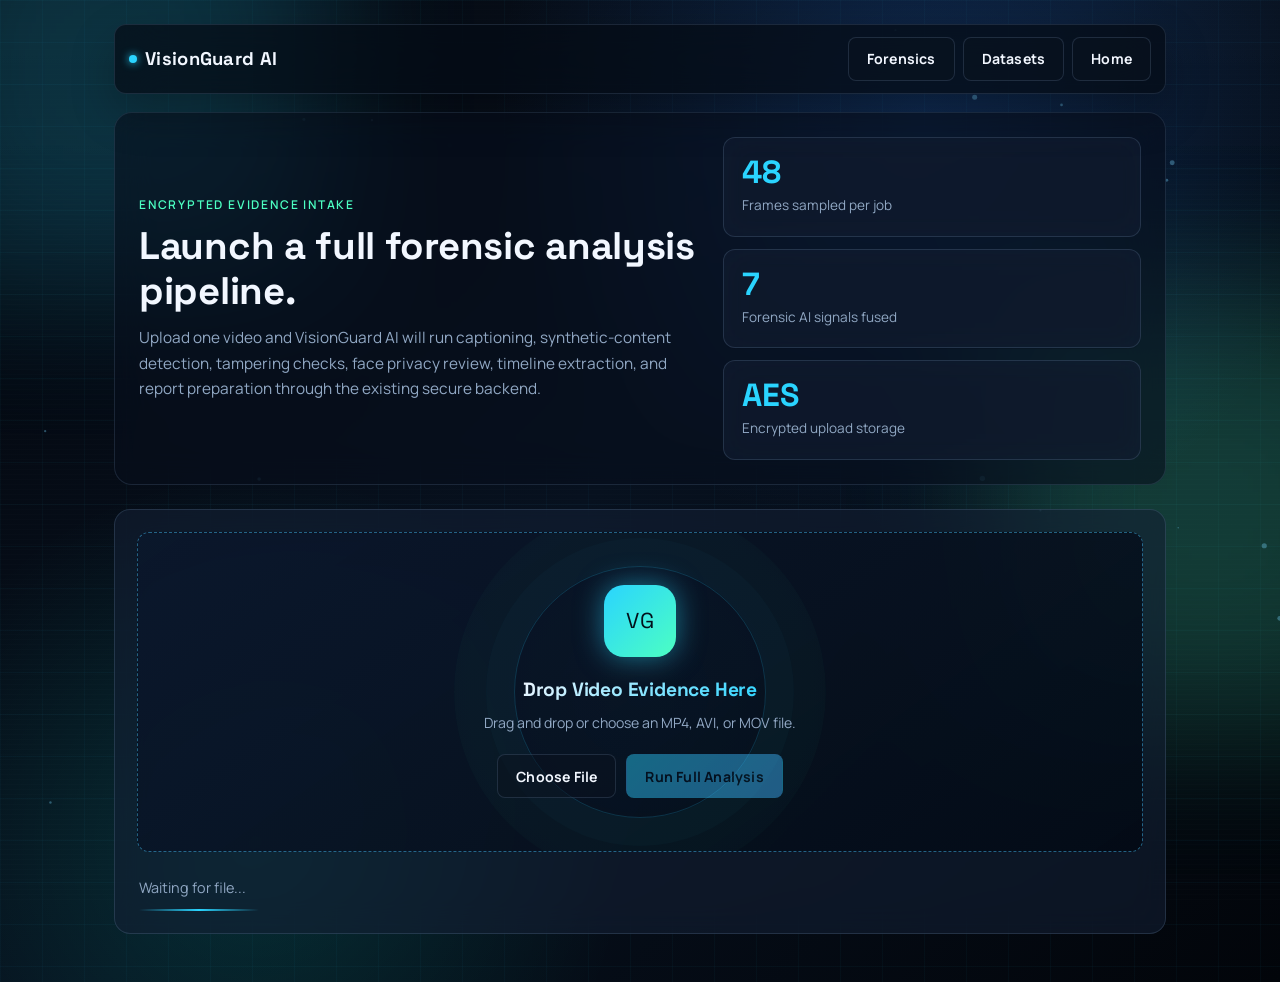
<file: frontend/index.html>
<!doctype html>
<html lang="en">
<head>
  <meta charset="UTF-8">
  <meta name="viewport" content="width=device-width, initial-scale=1.0">
  <title>VisionGuard AI - Upload Evidence</title>
  <link rel="preconnect" href="https://fonts.googleapis.com">
  <link rel="preconnect" href="https://fonts.gstatic.com" crossorigin>
  <link href="https://fonts.googleapis.com/css2?family=Space+Grotesk:wght@400;500;700&family=Manrope:wght@400;600;700&display=swap" rel="stylesheet">
  <link rel="stylesheet" href="styles.css">
</head>
<body class="page-upload">
  <div class="ambient ambient-a"></div>
  <div class="ambient ambient-b"></div>
  <canvas id="particles" class="particles"></canvas>

  <main class="shell">
    <header class="topbar reveal-up">
      <a href="/" class="brand"><span class="brand-dot"></span>VisionGuard AI</a>
      <nav class="nav-links">
        <a href="/forensics" class="btn btn-ghost">Forensics</a>
        <a href="/datasets" class="btn btn-ghost">Datasets</a>
        <a href="/" class="btn btn-ghost">Home</a>
      </nav>
    </header>

    <section class="hero reveal-up delay-1">
      <div>
        <p class="tag">Encrypted Evidence Intake</p>
        <h1>Launch a full forensic analysis pipeline.</h1>
        <p class="lead">Upload one video and VisionGuard AI will run captioning, synthetic-content detection, tampering checks, face privacy review, timeline extraction, and report preparation through the existing secure backend.</p>
      </div>
      <div class="stat-grid">
        <article class="stat-card"><span class="metric">48</span><span class="meta">Frames sampled per job</span></article>
        <article class="stat-card"><span class="metric">7</span><span class="meta">Forensic AI signals fused</span></article>
        <article class="stat-card"><span class="metric">AES</span><span class="meta">Encrypted upload storage</span></article>
      </div>
    </section>

    <section class="upload-panel reveal-up delay-2">
      <div id="dropzone" class="dropzone">
        <input id="videoInput" type="file" accept=".mp4,.avi,.mov" hidden>
        <span class="dropzone-icon">VG</span>
        <h2>Drop Video Evidence Here</h2>
        <p>Drag and drop or choose an MP4, AVI, or MOV file.</p>
        <div class="button-row">
          <button id="browseBtn" type="button" class="btn btn-ghost">Choose File</button>
          <button id="analyzeBtn" type="button" class="btn btn-solid" disabled>Run Full Analysis</button>
        </div>
      </div>

      <div id="fileInfo" style="display:none" class="file-info">
        <span class="file-info-icon">FILE</span>
        <span id="fileInfoName" class="file-info-name">-</span>
        <span id="fileInfoSize" class="file-info-size">-</span>
      </div>

      <div class="status-wrap">
        <p id="status" class="status">Waiting for file...</p>
        <div class="scanline"></div>
      </div>
    </section>
  </main>

  <script src="upload.js"></script>
</body>
</html>
</file>
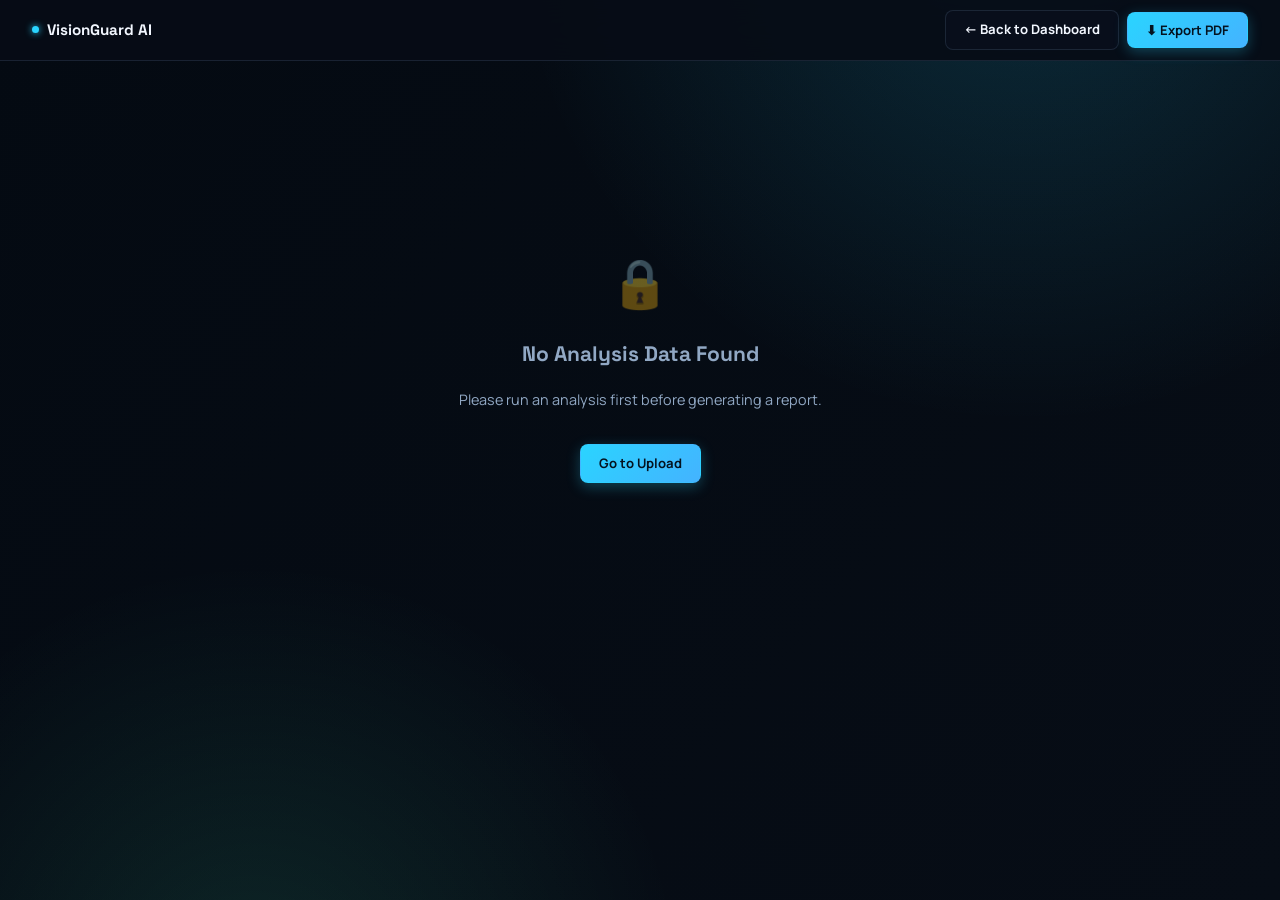
<file: frontend/forensic_report.html>
<!DOCTYPE html>
<html lang="en">
<head>
  <meta charset="UTF-8">
  <meta name="viewport" content="width=device-width, initial-scale=1.0">
  <title>VisionGuard AI — Forensic Analysis Report</title>
  <link rel="preconnect" href="https://fonts.googleapis.com">
  <link rel="preconnect" href="https://fonts.gstatic.com" crossorigin>
  <link href="https://fonts.googleapis.com/css2?family=Space+Grotesk:wght@400;500;600;700&family=Manrope:wght@400;500;600;700&family=JetBrains+Mono:wght@400;500&display=swap" rel="stylesheet">
  <style>
    /* ══════════════════════════════════════════════════════════
       SCREEN STYLES — dark, premium, on-brand
    ══════════════════════════════════════════════════════════ */
    :root {
      --bg:        #070d16;
      --surface:   #0d1929;
      --surface-2: #111f35;
      --ink:       #f2f7ff;
      --muted:     #91a8c4;
      --line:      rgba(137,170,212,.15);
      --primary:   #2ad4ff;
      --primary-2: #4cffc2;
      --accent:    #ffb24a;
      --danger:    #ff5e7a;
      --glass:     rgba(19,31,52,.60);
      --r:         10px;
    }

    *  { box-sizing: border-box; margin: 0; padding: 0; }
    html, body { min-height: 100%; }

    body {
      background:
        radial-gradient(circle at 80% -10%, rgba(42,212,255,.17), transparent 36%),
        radial-gradient(circle at 20% 110%, rgba(76,255,194,.11), transparent 30%),
        linear-gradient(130deg, #040a12, var(--bg));
      color: var(--ink);
      font-family: "Manrope", sans-serif;
      font-size: 14px;
      line-height: 1.65;
      overflow-x: hidden;
    }

    ::-webkit-scrollbar { width: 5px; }
    ::-webkit-scrollbar-track { background: rgba(0,0,0,.15); }
    ::-webkit-scrollbar-thumb { background: rgba(42,212,255,.3); border-radius: 99px; }

    /* ── Print bar (top CTA) ── */
    .print-bar {
      position: sticky;
      top: 0;
      z-index: 100;
      background: rgba(7,13,22,.92);
      backdrop-filter: blur(16px);
      border-bottom: 1px solid var(--line);
      padding: 10px 32px;
      display: flex;
      align-items: center;
      justify-content: space-between;
      gap: 12px;
    }

    .print-bar-brand {
      font-family: "Space Grotesk", sans-serif;
      font-weight: 700;
      font-size: .95rem;
      display: flex;
      align-items: center;
      gap: 8px;
      color: var(--ink);
      text-decoration: none;
    }

    .brand-dot {
      width: 7px; height: 7px;
      border-radius: 50%;
      background: var(--primary);
      box-shadow: 0 0 7px var(--primary);
      animation: blink 2.5s ease-in-out infinite;
    }

    @keyframes blink { 0%,100%{opacity:1} 50%{opacity:.45} }

    .print-bar-actions { display: flex; gap: 8px; align-items: center; }

    .btn {
      padding: 8px 18px;
      border-radius: 8px;
      border: 1px solid transparent;
      font-family: "Manrope", sans-serif;
      font-weight: 700;
      font-size: .82rem;
      cursor: pointer;
      text-decoration: none;
      display: inline-flex;
      align-items: center;
      gap: 6px;
      transition: all .22s ease;
      white-space: nowrap;
    }

    .btn-ghost {
      border-color: var(--line);
      background: rgba(11,18,31,.55);
      color: var(--ink);
    }

    .btn-ghost:hover { border-color: var(--primary); color: var(--primary); }

    .btn-primary {
      background: linear-gradient(135deg, var(--primary), #44b3ff);
      color: #041320;
      box-shadow: 0 4px 14px rgba(42,212,255,.28);
    }

    .btn-primary:hover {
      transform: translateY(-2px);
      box-shadow: 0 8px 22px rgba(42,212,255,.42);
    }

    /* ── Report shell ── */
    .report-shell {
      width: min(900px, 94vw);
      margin: 32px auto 64px;
    }

    /* ── Report Header ── */
    .report-header {
      display: grid;
      grid-template-columns: auto 1fr;
      gap: 24px;
      align-items: center;
      padding: 28px 32px;
      background: var(--glass);
      border: 1px solid var(--line);
      backdrop-filter: blur(16px);
      border-radius: 16px;
      margin-bottom: 20px;
    }

    .header-logo {
      display: flex;
      flex-direction: column;
      align-items: center;
      gap: 6px;
    }

    .logo-mark {
      width: 56px; height: 56px;
      border-radius: 14px;
      background: linear-gradient(135deg, var(--primary), var(--primary-2));
      display: flex;
      align-items: center;
      justify-content: center;
      font-size: 1.6rem;
      box-shadow: 0 0 20px rgba(42,212,255,.35);
    }

    .logo-text {
      font-family: "Space Grotesk", sans-serif;
      font-size: .7rem;
      font-weight: 600;
      text-transform: uppercase;
      letter-spacing: 1.5px;
      color: var(--muted);
      text-align: center;
    }

    .header-meta-title {
      font-family: "Space Grotesk", sans-serif;
      font-size: 1.35rem;
      font-weight: 700;
      color: var(--ink);
      margin-bottom: 4px;
    }

    .header-meta-sub {
      font-size: .82rem;
      color: var(--muted);
      margin-bottom: 16px;
    }

    .header-meta-grid {
      display: grid;
      grid-template-columns: repeat(auto-fit, minmax(160px, 1fr));
      gap: 10px;
    }

    .meta-item {
      padding: 8px 12px;
      background: rgba(11,18,31,.55);
      border: 1px solid var(--line);
      border-radius: 8px;
      font-size: .78rem;
    }

    .meta-item-label {
      font-size: .68rem;
      text-transform: uppercase;
      letter-spacing: 1px;
      color: var(--muted);
      margin-bottom: 2px;
    }

    .meta-item-value {
      font-family: "Space Grotesk", sans-serif;
      font-weight: 600;
      color: var(--ink);
      overflow: hidden;
      text-overflow: ellipsis;
      white-space: nowrap;
    }

    /* ── Section card ── */
    .report-section {
      background: var(--glass);
      border: 1px solid var(--line);
      backdrop-filter: blur(14px);
      border-radius: 14px;
      padding: 24px 28px;
      margin-bottom: 16px;
      position: relative;
      overflow: hidden;
    }

    .report-section::before {
      content: '';
      position: absolute;
      left: 0; top: 0; bottom: 0;
      width: 3px;
      border-radius: 3px 0 0 3px;
      background: var(--section-accent, var(--primary));
    }

    .section-header {
      display: flex;
      align-items: center;
      justify-content: space-between;
      gap: 16px;
      margin-bottom: 18px;
    }

    .section-title {
      font-family: "Space Grotesk", sans-serif;
      font-size: 1.05rem;
      font-weight: 700;
      color: var(--ink);
      display: flex;
      align-items: center;
      gap: 8px;
    }

    .section-badge {
      font-size: .7rem;
      font-weight: 700;
      letter-spacing: .8px;
      text-transform: uppercase;
      padding: 4px 10px;
      border-radius: 999px;
      border: 1px solid;
    }

    /* ── Executive Summary ── */
    .verdict-banner {
      display: flex;
      align-items: center;
      gap: 16px;
      padding: 20px 24px;
      border-radius: 12px;
      border: 1px solid;
      margin-bottom: 18px;
      position: relative;
      overflow: hidden;
    }

    .verdict-banner::before {
      content: '';
      position: absolute;
      inset: 0;
      opacity: .06;
    }

    .verdict-icon { font-size: 2rem; flex-shrink: 0; }

    .verdict-label {
      font-family: "Space Grotesk", sans-serif;
      font-size: 1.25rem;
      font-weight: 700;
      flex: 1;
    }

    .verdict-conf {
      font-family: "Space Grotesk", sans-serif;
      font-size: 1.4rem;
      font-weight: 700;
      flex-shrink: 0;
    }

    .verdict-conf small {
      display: block;
      font-size: .7rem;
      font-weight: 600;
      text-transform: uppercase;
      letter-spacing: .8px;
      opacity: .7;
      text-align: right;
    }

    .executive-summary-text {
      color: #cdd8ef;
      font-size: .92rem;
      line-height: 1.7;
    }

    /* ── Risk Meter ── */
    .risk-meter {
      margin-top: 16px;
      display: flex;
      align-items: center;
      gap: 14px;
    }

    .risk-meter-label {
      font-size: .75rem;
      text-transform: uppercase;
      letter-spacing: 1px;
      color: var(--muted);
      flex-shrink: 0;
      width: 64px;
    }

    .risk-track {
      flex: 1;
      height: 10px;
      background: rgba(77,101,136,.22);
      border-radius: 999px;
      overflow: hidden;
      border: 1px solid rgba(137,170,212,.12);
      position: relative;
    }

    .risk-fill {
      height: 100%;
      border-radius: 999px;
      transition: width .8s cubic-bezier(.34,1.56,.64,1);
    }

    .risk-value {
      font-family: "Space Grotesk", sans-serif;
      font-weight: 700;
      font-size: .9rem;
      flex-shrink: 0;
      width: 48px;
      text-align: right;
    }

    /* ── Indicator lists ── */
    .indicator-list { display: flex; flex-direction: column; gap: 10px; }

    .indicator-item {
      padding: 14px 16px;
      border-radius: var(--r);
      border: 1px solid;
      position: relative;
    }

    .indicator-item-header {
      display: flex;
      align-items: center;
      justify-content: space-between;
      gap: 10px;
      margin-bottom: 6px;
    }

    .indicator-name {
      font-family: "Space Grotesk", sans-serif;
      font-size: .88rem;
      font-weight: 700;
    }

    .indicator-value {
      font-family: "JetBrains Mono", monospace;
      font-size: .82rem;
      font-weight: 500;
      padding: 2px 8px;
      border-radius: 5px;
      flex-shrink: 0;
    }

    .indicator-explain {
      font-size: .82rem;
      color: var(--muted);
      line-height: 1.55;
    }

    /* AI indicator (red tint) */
    .indicator-ai {
      border-color: rgba(255,94,122,.25);
      background: rgba(255,94,122,.05);
    }
    .indicator-ai .indicator-name { color: #ff8099; }
    .indicator-ai .indicator-value {
      background: rgba(255,94,122,.12);
      color: #ff8099;
    }

    /* Real indicator (green tint) */
    .indicator-real {
      border-color: rgba(76,255,194,.22);
      background: rgba(76,255,194,.04);
    }
    .indicator-real .indicator-name { color: var(--primary-2); }
    .indicator-real .indicator-value {
      background: rgba(76,255,194,.1);
      color: var(--primary-2);
    }

    .section-note {
      margin-top: 14px;
      font-size: .82rem;
      color: var(--muted);
      font-style: italic;
      display: flex;
      align-items: center;
      gap: 6px;
    }

    .section-note::before {
      content: '→';
      color: var(--primary);
      font-style: normal;
    }

    /* ── Observation Grid ── */
    .obs-grid {
      display: grid;
      grid-template-columns: repeat(auto-fit, minmax(200px, 1fr));
      gap: 12px;
    }

    .obs-card {
      padding: 14px 16px;
      border: 1px solid var(--line);
      border-radius: var(--r);
      background: rgba(11,18,31,.5);
    }

    .obs-label {
      font-size: .7rem;
      text-transform: uppercase;
      letter-spacing: 1px;
      color: var(--muted);
      margin-bottom: 6px;
      font-weight: 600;
    }

    .obs-value {
      font-family: "Space Grotesk", sans-serif;
      font-size: 1rem;
      font-weight: 700;
      color: var(--ink);
      margin-bottom: 4px;
    }

    .obs-detail { font-size: .8rem; color: var(--muted); line-height: 1.5; }

    /* ── Interpretation ── */
    .interp-scenario {
      display: inline-flex;
      align-items: center;
      gap: 8px;
      padding: 6px 14px;
      border-radius: 999px;
      background: rgba(42,212,255,.08);
      border: 1px solid rgba(42,212,255,.25);
      font-family: "Space Grotesk", sans-serif;
      font-size: .82rem;
      font-weight: 700;
      color: var(--primary);
      margin-bottom: 16px;
    }

    .interp-body {
      font-size: .91rem;
      color: #cdd8ef;
      line-height: 1.75;
    }

    .interp-body p { margin-bottom: 12px; }
    .interp-body p:last-child { margin-bottom: 0; }

    .contradiction-box {
      margin-top: 14px;
      padding: 12px 16px;
      border-radius: var(--r);
      background: rgba(255,178,74,.06);
      border: 1px solid rgba(255,178,74,.25);
      font-size: .84rem;
      color: var(--accent);
      display: flex;
      gap: 10px;
      align-items: flex-start;
    }

    .contradiction-icon { font-size: 1.1rem; flex-shrink: 0; margin-top: 1px; }

    /* ── Model Agreement ── */
    .model-agreement {
      margin-top: 14px;
      padding: 12px 16px;
      border-radius: var(--r);
      background: rgba(42,212,255,.05);
      border: 1px solid rgba(42,212,255,.18);
      font-size: .84rem;
      color: var(--muted);
    }

    /* ── Top Factors ── */
    .top-factors { display: flex; flex-direction: column; gap: 8px; margin-top: 14px; }

    .factor-item {
      display: flex;
      align-items: center;
      gap: 10px;
      padding: 9px 14px;
      border-radius: var(--r);
      background: rgba(11,18,31,.5);
      border: 1px solid var(--line);
      font-size: .84rem;
    }

    .factor-rank {
      font-family: "Space Grotesk", sans-serif;
      font-size: .75rem;
      font-weight: 700;
      color: var(--primary);
      background: rgba(42,212,255,.1);
      border: 1px solid rgba(42,212,255,.2);
      border-radius: 4px;
      padding: 2px 6px;
      flex-shrink: 0;
    }

    /* ── Final Verdict ── */
    .final-verdict-box {
      padding: 24px 28px;
      border-radius: 14px;
      border: 2px solid;
      position: relative;
      overflow: hidden;
      margin-bottom: 16px;
    }

    .final-verdict-box::before {
      content: '';
      position: absolute;
      inset: 0;
      opacity: .05;
    }

    .final-verdict-header {
      font-family: "Space Grotesk", sans-serif;
      font-size: 1.5rem;
      font-weight: 700;
      margin-bottom: 6px;
    }

    .final-verdict-sub {
      font-size: .85rem;
      opacity: .7;
      margin-bottom: 16px;
      font-family: "Space Grotesk", sans-serif;
    }

    .recommendation {
      padding: 14px 18px;
      border-radius: var(--r);
      background: rgba(11,18,31,.6);
      border: 1px solid rgba(137,170,212,.15);
      font-size: .88rem;
      color: #cdd8ef;
      line-height: 1.65;
    }

    .recommendation strong {
      display: block;
      font-family: "Space Grotesk", sans-serif;
      font-size: .72rem;
      text-transform: uppercase;
      letter-spacing: 1px;
      color: var(--muted);
      margin-bottom: 5px;
    }

    /* ── Signature / Sign-off ── */
    .signature-row {
      display: grid;
      grid-template-columns: 1fr 1fr;
      gap: 16px;
      margin-top: 16px;
    }

    .sig-box {
      padding: 14px 16px;
      border-radius: var(--r);
      border: 1px solid var(--line);
      background: rgba(11,18,31,.45);
    }

    .sig-label {
      font-size: .68rem;
      text-transform: uppercase;
      letter-spacing: 1px;
      color: var(--muted);
      margin-bottom: 10px;
    }

    .sig-line {
      height: 1px;
      background: var(--line);
      margin-bottom: 6px;
    }

    .sig-name {
      font-size: .78rem;
      color: var(--muted);
    }

    /* ── Footer ── */
    .report-footer {
      text-align: center;
      padding: 20px 0;
      color: var(--muted);
      font-size: .78rem;
      border-top: 1px solid var(--line);
      margin-top: 8px;
    }

    .report-footer strong { color: var(--primary); }

    /* ── No data screen ── */
    .no-data {
      display: flex;
      flex-direction: column;
      align-items: center;
      justify-content: center;
      min-height: 60vh;
      gap: 16px;
      text-align: center;
    }

    .no-data-icon { font-size: 3rem; opacity: .4; }
    .no-data h2 { font-family: "Space Grotesk", sans-serif; color: var(--muted); }
    .no-data p { color: var(--muted); font-size: .9rem; }

    /* ══════════════════════════════════════════════════════════
       PRINT STYLES — clean white, PDF-ready
    ══════════════════════════════════════════════════════════ */
    @media print {
      * { -webkit-print-color-adjust: exact; print-color-adjust: exact; }

      body {
        background: #fff !important;
        color: #1a2236 !important;
        font-size: 11pt;
      }

      .print-bar { display: none !important; }

      .report-shell {
        width: 100%;
        margin: 0;
        padding: 0 10mm;
      }

      .report-header {
        background: #f8faff !important;
        border: 1.5px solid #d0dcf0 !important;
        backdrop-filter: none !important;
        break-inside: avoid;
        page-break-inside: avoid;
      }

      .header-meta-title { color: #1a2236 !important; }
      .header-meta-sub   { color: #5a7099 !important; }

      .meta-item {
        background: #f0f4ff !important;
        border-color: #d0dcf0 !important;
      }

      .meta-item-label  { color: #5a7099 !important; }
      .meta-item-value  { color: #1a2236 !important; }

      .report-section {
        background: #fff !important;
        border: 1.5px solid #d0dcf0 !important;
        backdrop-filter: none !important;
        break-inside: avoid;
        page-break-inside: avoid;
        margin-bottom: 12px;
      }

      .report-section::before { background: var(--section-accent, #2ad4ff) !important; }

      .section-title { color: #1a2236 !important; }

      .verdict-banner {
        background: transparent !important;
        break-inside: avoid;
      }

      .verdict-label { color: #1a2236 !important; }

      .executive-summary-text { color: #3a4a6a !important; }

      .risk-track {
        background: #e8ecf5 !important;
        border-color: #d0dcf0 !important;
      }

      /* AI indicators */
      .indicator-ai {
        background: #fff0f3 !important;
        border-color: #f0b0bc !important;
      }

      .indicator-ai .indicator-name { color: #c0304a !important; }
      .indicator-ai .indicator-value {
        background: #ffe4ea !important;
        color: #c0304a !important;
      }

      /* Real indicators */
      .indicator-real {
        background: #f0fff8 !important;
        border-color: #a0e8c8 !important;
      }

      .indicator-real .indicator-name { color: #107050 !important; }
      .indicator-real .indicator-value {
        background: #d0f8e8 !important;
        color: #107050 !important;
      }

      .indicator-explain { color: #5a7099 !important; }
      .section-note { color: #5a7099 !important; }
      .section-note::before { color: #2ad4ff !important; }

      .obs-card {
        background: #f8faff !important;
        border-color: #d0dcf0 !important;
      }

      .obs-label  { color: #5a7099 !important; }
      .obs-value  { color: #1a2236 !important; }
      .obs-detail { color: #5a7099 !important; }

      .interp-scenario {
        background: #eef7ff !important;
        border-color: #b0d8f0 !important;
        color: #1060a0 !important;
      }

      .interp-body { color: #3a4a6a !important; }

      .contradiction-box {
        background: #fff9ee !important;
        border-color: #f0d070 !important;
        color: #906010 !important;
      }

      .model-agreement {
        background: #eef7ff !important;
        border-color: #b0d8f0 !important;
        color: #5a7099 !important;
      }

      .factor-item {
        background: #f8faff !important;
        border-color: #d0dcf0 !important;
        color: #3a4a6a !important;
      }

      .factor-rank {
        background: #ddeeff !important;
        border-color: #b0d0f0 !important;
        color: #1060a0 !important;
      }

      .final-verdict-box { break-inside: avoid; page-break-inside: avoid; }

      .final-verdict-header { color: #1a2236 !important; }
      .final-verdict-sub    { color: #5a7099 !important; }

      .recommendation {
        background: #f8faff !important;
        border-color: #d0dcf0 !important;
        color: #3a4a6a !important;
      }

      .recommendation strong { color: #5a7099 !important; }

      .sig-box   { background: #f8faff !important; border-color: #d0dcf0 !important; }
      .sig-label { color: #5a7099 !important; }
      .sig-line  { background: #d0dcf0 !important; }
      .sig-name  { color: #5a7099 !important; }

      .report-footer {
        border-color: #d0dcf0 !important;
        color: #5a7099 !important;
      }

      .report-footer strong { color: #2ad4ff !important; }

      @page {
        margin: 15mm 12mm;
        size: A4;
      }
    }

    /* ── Responsive ── */
    @media (max-width: 640px) {
      .report-shell { width: 100%; padding: 0 12px; }
      .report-header { grid-template-columns: 1fr; }
      .header-logo { flex-direction: row; }
      .signature-row { grid-template-columns: 1fr; }
      .verdict-banner { flex-wrap: wrap; }
    }
  </style>
</head>
<body>

  <!-- ── Sticky print bar ── -->
  <div class="print-bar no-print">
    <a href="/dashboard" class="print-bar-brand">
      <span class="brand-dot"></span>
      VisionGuard AI
    </a>
    <div class="print-bar-actions">
      <a href="/dashboard" class="btn btn-ghost">← Back to Dashboard</a>
      <button class="btn btn-primary" onclick="window.print()">⬇ Export PDF</button>
    </div>
  </div>

  <!-- ── Report content — rendered by JS ── -->
  <div class="report-shell" id="reportShell">
    <div class="no-data">
      <div class="no-data-icon">⏳</div>
      <h2>Loading report…</h2>
      <p>Reading analysis data from session.</p>
    </div>
  </div>

  <script>
  /* ══════════════════════════════════════════════════════════════
     INTELLIGENCE ENGINE
     All analysis is driven purely from the stored result JSON.
     No values are hardcoded or hallucinated.
  ══════════════════════════════════════════════════════════════ */

  // ── 1. Load data ────────────────────────────────────────────
  const raw = localStorage.getItem("analysisResult");
  if (!raw) {
    document.getElementById("reportShell").innerHTML = `
      <div class="no-data">
        <div class="no-data-icon">🔒</div>
        <h2>No Analysis Data Found</h2>
        <p>Please run an analysis first before generating a report.</p>
        <a href="/upload" class="btn btn-primary" style="margin-top:16px;">Go to Upload</a>
      </div>`;
    throw new Error("No data");
  }

  let state = {}, result = {};
  try {
    state  = JSON.parse(raw);
    result = state.result || {};
  } catch (e) {
    document.getElementById("reportShell").innerHTML = `
      <div class="no-data">
        <div class="no-data-icon">⚠️</div>
        <h2>Corrupted Data</h2>
        <p>The analysis session data could not be read. Please run a new analysis.</p>
        <a href="/upload" class="btn btn-primary" style="margin-top:16px;">New Analysis</a>
      </div>`;
    throw e;
  }

  // ── 2. Helper utilities ─────────────────────────────────────
  function clamp(v, lo = 0, hi = 100) { return Math.max(lo, Math.min(hi, Number(v) || 0)); }
  function pct(v)   { return clamp(v).toFixed(1) + "%"; }
  function esc(str) {
    return String(str || "")
      .replace(/&/g,"&amp;").replace(/</g,"&lt;")
      .replace(/>/g,"&gt;").replace(/"/g,"&quot;");
  }
  function formatTime(seconds) {
    const s = Math.max(0, Number(seconds || 0));
    const mm = Math.floor(s / 60).toString().padStart(2,"0");
    const ss = Math.floor(s % 60).toString().padStart(2,"0");
    return `${mm}:${ss}`;
  }

  // ── 3. Extract all relevant data ───────────────────────────
  const aiDet    = result.ai_detection  || {};
  const tamp     = result.tampering     || {};
  const face     = result.face_detection|| {};
  const caption  = result.caption       || {};
  const forensic = result.forensic      || {};
  const meta     = result.metadata      || {};
  const signals  = aiDet.signals        || {};
  const reasons  = aiDet.reasons        || {};
  const events   = result.shot_events   || [];

  const riskScore   = clamp(forensic.risk_score ?? 50);
  const aiConf      = clamp(aiDet.confidence ?? 50);
  const aiStatus    = String(aiDet.status || "Unknown");
  const analyzedAt  = state.analyzedAt ? new Date(state.analyzedAt) : new Date();
  const fileName    = state.fileName   || "Unknown";
  const fileSizeMB  = state.fileSize   ? (state.fileSize / (1024*1024)).toFixed(2) + " MB" : "N/A";
  const sha256      = state.sha256     || "N/A";
  const duration    = meta.duration    ? meta.duration.toFixed(1) + " s" : "N/A";
  const fps         = meta.fps         ? meta.fps.toFixed(1) + " fps" : "N/A";
  const frameCount  = meta.frame_count || meta.frames_analyzed || signals.frames_analyzed || "N/A";

  // ── 4. Signal intelligence definitions ─────────────────────
  // Describes each signal, thresholds, and what direction means what.
  const SIGNAL_META = {
    frequency_manipulation: {
      label: "Frequency Domain Manipulation",
      hi_threshold: 45,
      hi_is: "AI",
      hi_explain: "Elevated DCT/FFT coefficients in this range indicate processing artifacts characteristic of neural-network generation or heavy digital reconstruction. Camera-native video has a distinct, predictable frequency signature that is absent here.",
      lo_explain: "Frequency spectrum matches natural optical camera capture. No neural processing or reconstruction artifacts present in the spatial-frequency domain.",
    },
    temporal_anomaly: {
      label: "Temporal Frame Anomaly",
      hi_threshold: 40,
      hi_is: "AI",
      hi_explain: "Inter-frame inconsistencies exceed natural motion thresholds. This pattern is associated with temporal splicing, deepfake blending, or insertion of synthetically generated frames that do not integrate smoothly into the motion flow.",
      lo_explain: "Frame-to-frame transitions are smooth and continuous. Temporal flow is consistent with unmodified, uninterrupted video capture.",
    },
    facial_inconsistency: {
      label: "Facial Geometry Inconsistency",
      hi_threshold: 45,
      hi_is: "AI",
      hi_explain: "Facial landmark topology, texture boundaries, and geometric continuity show anomalies. These patterns are a hallmark of face-swap or generative face synthesis — particularly at skin-hair boundaries, eye corners, and chin contour.",
      lo_explain: "Facial geometry and texture are geometrically consistent across frames. No face-swap boundaries, texture seams, or synthesis artifacts detected.",
    },
    gan_artifacts: {
      label: "GAN Artifact Signature",
      hi_threshold: 40,
      hi_is: "AI",
      hi_explain: "Statistical pixel-level patterns characteristic of Generative Adversarial Network outputs are present. GANs produce distinctive frequency and spatial distributions that differ measurably from natural optical capture.",
      lo_explain: "No GAN-specific pixel statistics detected. Noise distribution and spatial patterns are consistent with optical sensor capture rather than generative synthesis.",
    },
    eye_region_manipulation: {
      label: "Eye Region Synthesis",
      hi_threshold: 45,
      hi_is: "AI",
      hi_explain: "The periocular region exhibits synthesis artifacts. Rendering the eye is computationally challenging for deepfake models, making anomalies here particularly diagnostic — irregular reflections, inconsistent iris texture, or unnatural blinking dynamics.",
      lo_explain: "Eye and periocular regions appear natural. Light reflections, iris texture, and pupil dynamics are consistent with genuine anatomical rendering.",
    },
    color_space_anomaly: {
      label: "Color Space Anomaly",
      hi_threshold: 40,
      hi_is: "AI",
      hi_explain: "Color channel distributions deviate from natural camera response curves. AI-generated or AI-edited content often exhibits characteristic color statistics — unusual channel correlations or histogram shapes — due to synthetic rendering pipelines.",
      lo_explain: "Color channel distributions fall within normal ranges for natural video. No synthetic color rendering or AI-based color grading artifacts detected.",
    },
    biological_signals: {
      label: "Biological Signal Consistency",
      hi_threshold: 50,
      hi_is: "Real",
      hi_explain: "Strong biological consistency detected — including natural skin texture micro-variation, subtle physiological expression dynamics, and plausible motion characteristics. These patterns are highly difficult to replicate convincingly with current generative models.",
      lo_explain: "Biological signals are weak or absent. Natural physiological markers — micro-expressions, skin texture variation, natural head motion — are not prominently present. This may indicate a synthetic or heavily post-processed subject.",
    },
  };

  // ── 5. Classify signals into AI vs Real buckets ─────────────
  function classifySignals(signals) {
    const aiIndicators   = [];
    const realIndicators = [];

    for (const [key, meta] of Object.entries(SIGNAL_META)) {
      const raw_val = signals[key];
      if (raw_val === undefined || raw_val === null) continue;
      const val = Number(raw_val) || 0;

      const isHigh = val >= meta.hi_threshold;
      const pointsAI  = (isHigh && meta.hi_is === "AI") || (!isHigh && meta.hi_is === "Real");
      const pointsReal = !pointsAI;

      const explain = isHigh ? meta.hi_explain : meta.lo_explain;

      if (pointsAI) {
        aiIndicators.push({ key, label: meta.label, value: val, explain });
      } else {
        realIndicators.push({ key, label: meta.label, value: val, explain });
      }
    }

    // Sort: strongest (most extreme relative to threshold) first
    const strength = (s) => {
      const m = SIGNAL_META[s.key];
      return Math.abs(s.value - m.hi_threshold);
    };
    aiIndicators.sort((a, b) => strength(b) - strength(a));
    realIndicators.sort((a, b) => strength(b) - strength(a));

    return { aiIndicators, realIndicators };
  }

  // ── 6. Verdict engine ───────────────────────────────────────
  function deriveVerdict() {
    const statusLower = aiStatus.toLowerCase();
    const isAiStatus  = /ai|fake|generated|synthetic|manipulated/.test(statusLower);
    const isRealStatus = /real|authentic|genuine/.test(statusLower);

    // High risk: explicit AI status + elevated confidence + elevated risk score
    if (riskScore >= 65 || (isAiStatus && aiConf >= 60)) {
      return {
        level: "HIGH",
        icon: "🚨",
        label: "AI Generated / Manipulated",
        colorVar: "var(--danger)",
        colorHex: "#ff5e7a",
        badgeText: "HIGH RISK",
        recommendation:
          "This content shows multiple convergent indicators of AI generation or manipulation. " +
          "It should not be treated as authentic without independent verification. " +
          "Manual forensic review by a qualified analyst is strongly recommended before any legal, editorial, or evidentiary use. " +
          "Source tracing and metadata inspection should be performed as next steps.",
      };
    }

    // Low risk: explicit real status + low confidence in AI detection + low risk score
    if (riskScore <= 28 && (isRealStatus || aiConf <= 35)) {
      return {
        level: "LOW",
        icon: "✅",
        label: "Likely Authentic",
        colorVar: "var(--primary-2)",
        colorHex: "#4cffc2",
        badgeText: "LOW RISK",
        recommendation:
          "No significant manipulation signals were detected. Signal distribution is consistent with genuine camera-captured footage. " +
          "While automated analysis shows strong authenticity indicators, high-stakes decisions " +
          "(legal proceedings, journalism) should supplement this with provenance verification and metadata review.",
      };
    }

    // Medium risk: mixed or borderline
    return {
      level: "MID",
      icon: "⚠️",
      label: "Inconclusive — Verification Required",
      colorVar: "var(--accent)",
      colorHex: "#ffb24a",
      badgeText: "MEDIUM RISK",
      recommendation:
        "Mixed or borderline forensic signals prevent a definitive classification. " +
        "This outcome is common with heavily compressed footage, content mixing real and AI-generated elements, " +
        "or edge-case lighting and capture conditions that challenge detection models. " +
        "Expert manual review is recommended. Consider additional analysis: metadata inspection, " +
        "compression artifact study, and source-chain tracing.",
    };
  }

  // ── 7. Contradiction detection ──────────────────────────────
  function detectContradiction(aiInds, realInds) {
    const contradictions = [];

    // AI status but majority of signals say Real
    const statusLower = aiStatus.toLowerCase();
    if (/real/.test(statusLower) && riskScore > 55) {
      contradictions.push(
        "The primary classifier labels this as 'Real', yet the aggregate risk score is elevated. " +
        "This may indicate the classifier is underfitted for this specific type of content, or that subtle " +
        "manipulation exists below its detection threshold."
      );
    }
    if (/ai|fake/.test(statusLower) && realInds.length > aiInds.length) {
      contradictions.push(
        "The AI detection model flags this content as synthetic, yet a majority of individual forensic " +
        "signals lean toward authenticity. This divergence can indicate a partially manipulated video " +
        "(e.g., only certain frames or facial regions were synthesized) or compression-induced false positives."
      );
    }
    if (clamp(tamp.confidence) > 55 && clamp(aiDet.confidence) < 40) {
      contradictions.push(
        "Tampering is detected with moderate-to-high confidence while AI generation confidence is low. " +
        "This suggests the video may have been edited or manipulated through traditional means (cut, splice, " +
        "color grading) rather than generated entirely by AI."
      );
    }

    return contradictions;
  }

  // ── 8. Scenario classification ──────────────────────────────
  function classifyScenario(aiInds, realInds) {
    const tampConf  = clamp(tamp.confidence);
    const facesAI   = face.faces_detected && riskScore > 50;
    const ganHigh   = (Number(signals.gan_artifacts) || 0) > 50;
    const faceHigh  = (Number(signals.facial_inconsistency) || 0) > 50;

    if (riskScore >= 70 && ganHigh) {
      return {
        label: "Fully AI-Generated Content",
        explain:
          "The combination of strong GAN artifact signatures, elevated risk score, and broad signal agreement " +
          "is most consistent with content produced entirely by a generative AI pipeline — such as a diffusion model, " +
          "GAN, or neural video synthesis system. These systems produce characteristic statistical patterns across " +
          "multiple domains (frequency, color, texture) simultaneously.",
      };
    }
    if (faceHigh && facesAI && riskScore >= 45) {
      return {
        label: "Face-Swap / Deepfake on Real Footage",
        explain:
          "The underlying video footage shows characteristics of genuine capture, but the facial region " +
          "contains strong synthesis markers. This pattern is consistent with a face-swap deepfake, " +
          "where a real video has had one or more faces replaced using a neural rendering model. " +
          "The temporal anomalies are localized rather than global.",
      };
    }
    if (tampConf > 50 && riskScore >= 35) {
      return {
        label: "Edited / Spliced Real Footage",
        explain:
          "The evidence suggests authentic source footage that has undergone non-trivial editing — " +
          "such as frame deletion, scene splicing, or AI-based visual enhancement. " +
          "The content is not fully synthetic, but material alterations are likely present.",
      };
    }
    if (riskScore <= 28) {
      return {
        label: "Authentic Camera-Captured Content",
        explain:
          "Signal distribution across all forensic dimensions is consistent with genuine optical camera capture. " +
          "Natural noise, consistent temporal flow, and authentic biological signals collectively support the " +
          "authenticity of this content. No generative or editing artifacts detected.",
      };
    }
    return {
      label: "Mixed / Ambiguous Origin",
      explain:
        "The forensic profile does not map cleanly to a single synthesis or editing scenario. " +
        "This pattern can occur with: (1) heavily compressed video where compression itself introduces " +
        "noise that mimics manipulation artifacts; (2) content mixing real and AI-generated elements; " +
        "(3) unusual capture conditions (extreme lighting, non-standard cameras) that challenge detection models.",
    };
  }

  // ── 9. Generate interpretation paragraphs ──────────────────
  function buildInterpretation(verdict, scenario, contradictions, aiInds, realInds) {
    const modelAgreement = reasons.model_agreement
      ? `<div class="model-agreement"><strong>Model Consensus:</strong> ${esc(reasons.model_agreement)}</div>`
      : "";

    const contrHtml = contradictions.length
      ? contradictions.map(c => `
          <div class="contradiction-box">
            <span class="contradiction-icon">⚡</span>
            <span>${esc(c)}</span>
          </div>`).join("")
      : "";

    const topFactorsHtml = buildTopFactors();

    const signalBalance = aiInds.length > realInds.length
      ? `Signal balance leans toward <strong>manipulation</strong> (${aiInds.length} suspicious vs ${realInds.length} authentic signals).`
      : aiInds.length < realInds.length
      ? `Signal balance leans toward <strong>authenticity</strong> (${realInds.length} authentic vs ${aiInds.length} suspicious signals).`
      : `Signal balance is <strong>equal</strong> (${aiInds.length} suspicious and ${realInds.length} authentic signals).`;

    return `
      <div class="interp-scenario">⚙ Scenario: ${esc(scenario.label)}</div>
      <div class="interp-body">
        <p>${esc(scenario.explain)}</p>
        <p>${signalBalance} The aggregate risk score is <strong>${riskScore.toFixed(0)}/100</strong>,
        placing this video in the <strong>${verdict.level === "HIGH" ? "high-risk" : verdict.level === "LOW" ? "low-risk" : "borderline"}</strong> category.</p>
        ${reasons.face_context ? `<p><em>${esc(reasons.face_context)}</em></p>` : ""}
      </div>
      ${modelAgreement}
      ${contrHtml}
      ${topFactorsHtml}
    `;
  }

  function buildTopFactors() {
    const factors = reasons.top_factors || [];
    if (!factors.length) return "";
    const items = factors.map((f, i) => `
      <div class="factor-item">
        <span class="factor-rank">#${i+1}</span>
        ${esc(f)}
      </div>`).join("");
    return `
      <div style="margin-top:16px;">
        <div style="font-size:.72rem;text-transform:uppercase;letter-spacing:1px;color:var(--muted);margin-bottom:10px;font-weight:700;">Top Contributing Factors</div>
        <div class="top-factors">${items}</div>
      </div>`;
  }

  // ── 10. Render indicator item ───────────────────────────────
  function renderIndicatorItem(ind, type) {
    const cls = type === "AI" ? "indicator-ai" : "indicator-real";
    return `
      <div class="indicator-item ${cls}">
        <div class="indicator-item-header">
          <span class="indicator-name">${esc(ind.label)}</span>
          <span class="indicator-value">${ind.value.toFixed(1)}/100</span>
        </div>
        <div class="indicator-explain">${esc(ind.explain)}</div>
      </div>`;
  }

  // Also render text indicators from the reasons object (from actual model outputs)
  function renderTextIndicators(list, type) {
    if (!list || !list.length) return "";
    const cls = type === "AI" ? "indicator-ai" : "indicator-real";
    return list.map(item => `
      <div class="indicator-item ${cls}" style="padding:10px 14px;">
        <div class="indicator-explain">${esc(item)}</div>
      </div>`).join("");
  }

  // ── 11. Build observations section ─────────────────────────
  function buildObservations() {
    const tampType   = esc(tamp.tampering_type || "Not Detected");
    const tampConf   = clamp(tamp.confidence);
    const faceCount  = face.total_faces || 0;
    const faceAlert  = esc(face.alert || "None");
    const capText    = caption.caption ? esc(caption.caption.substring(0,200)) + (caption.caption.length > 200 ? "…" : "") : "N/A";
    const capConf    = clamp(caption.confidence);
    const shotCount  = events.length;
    const durText    = esc(duration);

    const tampColor  = tampConf > 55
      ? "var(--danger)"
      : tampConf > 30
      ? "var(--accent)"
      : "var(--primary-2)";

    const faceColor  = faceCount > 0
      ? (riskScore > 50 ? "var(--accent)" : "var(--primary)")
      : "var(--muted)";

    const tampDetail = [];
    if (tamp.frame_duplication) tampDetail.push("Frame duplication detected");
    if (tamp.frame_removal)     tampDetail.push("Frame removal detected");
    if (tamp.temporal_inconsistency) tampDetail.push("Temporal inconsistency detected");
    const tampDetailStr = tampDetail.length ? tampDetail.join("; ") : "No specific tampering patterns detected";

    return `
      <div class="obs-grid">
        <div class="obs-card">
          <div class="obs-label">Tampering Type</div>
          <div class="obs-value" style="color:${tampColor}">${tampType}</div>
          <div class="obs-detail">Confidence: ${pct(tampConf)}<br>${tampDetailStr}</div>
        </div>
        <div class="obs-card">
          <div class="obs-label">Face Detection</div>
          <div class="obs-value" style="color:${faceColor}">${faceCount > 0 ? faceCount + " face" + (faceCount === 1 ? "" : "s") : "None detected"}</div>
          <div class="obs-detail">Privacy alert: ${faceAlert}<br>Confidence: ${pct(face.confidence)}</div>
        </div>
        <div class="obs-card">
          <div class="obs-label">Video Caption</div>
          <div class="obs-value" style="font-size:.82rem;font-weight:600;">${capText}</div>
          <div class="obs-detail">Caption confidence: ${pct(capConf)}</div>
        </div>
        <div class="obs-card">
          <div class="obs-label">Shot Events</div>
          <div class="obs-value">${shotCount} shot${shotCount === 1 ? "" : "s"}</div>
          <div class="obs-detail">Duration: ${durText}<br>Sampled: ${frameCount} frames @ ${esc(fps)}</div>
        </div>
      </div>
    `;
  }

  // ── 12. Risk bar gradient ───────────────────────────────────
  function riskGradient(score) {
    if (score <= 30)  return "linear-gradient(90deg, #4cffc2, #2ad4ff)";
    if (score <= 60)  return "linear-gradient(90deg, #2ad4ff, #ffb24a)";
    return                   "linear-gradient(90deg, #ffb24a, #ff5e7a)";
  }

  // ── 13. Executive summary text ──────────────────────────────
  function buildExecutiveSummary(verdict) {
    const systemSummary = reasons.summary || "";
    let text = "";

    if (systemSummary) {
      text = systemSummary;
    } else {
      const level = verdict.level;
      if (level === "HIGH") {
        text = `This video has been assessed as high-risk for AI generation or digital manipulation. ` +
          `Multiple independent forensic signals converge on this conclusion, with an aggregate risk score ` +
          `of ${riskScore.toFixed(0)}/100 and a primary AI detection confidence of ${pct(aiConf)}.`;
      } else if (level === "LOW") {
        text = `This video presents characteristics consistent with authentic, camera-captured content. ` +
          `The forensic signal profile shows no significant indicators of AI generation or manipulation, ` +
          `with a low aggregate risk score of ${riskScore.toFixed(0)}/100.`;
      } else {
        text = `This video produced a mixed forensic signal profile that does not conclusively favor ` +
          `either authentic or synthetic origin. The aggregate risk score of ${riskScore.toFixed(0)}/100 ` +
          `falls in a borderline range requiring further investigation.`;
      }
    }
    return `<p class="executive-summary-text">${esc(text)}</p>`;
  }

  // ── 14. Assemble and render the full report ─────────────────
  function renderReport() {
    const verdict           = deriveVerdict();
    const { aiIndicators, realIndicators } = classifySignals(signals);
    const contradictions    = detectContradiction(aiIndicators, realIndicators);
    const scenario          = classifyScenario(aiIndicators, realIndicators);
    const interpHTML        = buildInterpretation(verdict, scenario, contradictions, aiIndicators, realIndicators);

    // Merge signal-based indicators with model-generated text indicators
    const modelAiTexts   = reasons.ai_indicators   || [];
    const modelRealTexts = reasons.real_indicators  || [];

    const dateStr = analyzedAt.toLocaleString("en-GB", {
      day:"2-digit", month:"short", year:"numeric",
      hour:"2-digit", minute:"2-digit", second:"2-digit"
    });

    const html = `
      <!-- ══ Report Header ════════════════════════════════════ -->
      <div class="report-header">
        <div class="header-logo">
          <div class="logo-mark">🛡</div>
          <div class="logo-text">VisionGuard<br>AI</div>
        </div>
        <div class="header-meta">
          <div class="header-meta-title">VisionGuard AI — Forensic Analysis Report</div>
          <div class="header-meta-sub">Automated Video Authenticity &amp; Deepfake Assessment</div>
          <div class="header-meta-grid">
            <div class="meta-item">
              <div class="meta-item-label">Analysis Date</div>
              <div class="meta-item-value">${esc(dateStr)}</div>
            </div>
            <div class="meta-item">
              <div class="meta-item-label">File Name</div>
              <div class="meta-item-value" title="${esc(fileName)}">${esc(fileName)}</div>
            </div>
            <div class="meta-item">
              <div class="meta-item-label">File Size</div>
              <div class="meta-item-value">${esc(fileSizeMB)}</div>
            </div>
            <div class="meta-item">
              <div class="meta-item-label">SHA-256</div>
              <div class="meta-item-value" style="font-family:'JetBrains Mono',monospace;font-size:.7rem;" title="${esc(sha256)}">${sha256.substring(0,20)}…</div>
            </div>
            <div class="meta-item">
              <div class="meta-item-label">Duration</div>
              <div class="meta-item-value">${esc(duration)}</div>
            </div>
            <div class="meta-item">
              <div class="meta-item-label">Frames Sampled</div>
              <div class="meta-item-value">${esc(String(frameCount))} @ ${esc(fps)}</div>
            </div>
          </div>
        </div>
      </div>

      <!-- ══ Section 1: Executive Summary ════════════════════ -->
      <div class="report-section" style="--section-accent:${verdict.colorHex}">
        <div class="section-header">
          <div class="section-title">1. Executive Summary</div>
          <div class="section-badge" style="color:${verdict.colorHex};border-color:${verdict.colorHex};background:${verdict.colorHex}18;">
            ${verdict.badgeText}
          </div>
        </div>

        <div class="verdict-banner" style="border-color:${verdict.colorHex}40;background:${verdict.colorHex}0d;">
          <div class="verdict-icon">${verdict.icon}</div>
          <div class="verdict-label" style="color:${verdict.colorHex}">${esc(verdict.label)}</div>
          <div class="verdict-conf" style="color:${verdict.colorHex}">
            ${pct(aiConf)}
            <small>AI Detection Confidence</small>
          </div>
        </div>

        ${buildExecutiveSummary(verdict)}

        <div class="risk-meter" style="margin-top:16px;">
          <div class="risk-meter-label">Risk Score</div>
          <div class="risk-track">
            <div class="risk-fill" style="width:${riskScore}%;background:${riskGradient(riskScore)};"></div>
          </div>
          <div class="risk-value" style="color:${verdict.colorHex}">${riskScore.toFixed(0)}/100</div>
        </div>
      </div>

      <!-- ══ Section 2: AI / Fake Indicators ══════════════════ -->
      <div class="report-section" style="--section-accent:var(--danger)">
        <div class="section-header">
          <div class="section-title">2. 🚨 AI / Fake Indicators</div>
          <div class="section-badge" style="color:var(--danger);border-color:rgba(255,94,122,.4);background:rgba(255,94,122,.08);">
            ${aiIndicators.length + modelAiTexts.length} signal${aiIndicators.length + modelAiTexts.length === 1 ? "" : "s"}
          </div>
        </div>

        ${aiIndicators.length || modelAiTexts.length ? `
          <div class="indicator-list">
            ${aiIndicators.map(i => renderIndicatorItem(i, "AI")).join("")}
            ${renderTextIndicators(modelAiTexts, "AI")}
          </div>
          <p class="section-note">These signals suggest possible AI generation or manipulation</p>
        ` : `
          <p style="color:var(--muted);font-size:.88rem;">No significant AI-generation signals detected across the forensic signal set.</p>
          <p class="section-note">Absence of AI indicators supports content authenticity</p>
        `}
      </div>

      <!-- ══ Section 3: Real / Authentic Indicators ════════════ -->
      <div class="report-section" style="--section-accent:var(--primary-2)">
        <div class="section-header">
          <div class="section-title">3. ✅ Real / Authentic Indicators</div>
          <div class="section-badge" style="color:var(--primary-2);border-color:rgba(76,255,194,.35);background:rgba(76,255,194,.07);">
            ${realIndicators.length + modelRealTexts.length} signal${realIndicators.length + modelRealTexts.length === 1 ? "" : "s"}
          </div>
        </div>

        ${realIndicators.length || modelRealTexts.length ? `
          <div class="indicator-list">
            ${realIndicators.map(i => renderIndicatorItem(i, "Real")).join("")}
            ${renderTextIndicators(modelRealTexts, "Real")}
          </div>
          <p class="section-note">These signals are consistent with genuine video characteristics</p>
        ` : `
          <p style="color:var(--muted);font-size:.88rem;">No dominant authenticity signals detected in this analysis.</p>
          <p class="section-note">Low authenticity signal count increases suspicion of synthetic origin</p>
        `}
      </div>

      <!-- ══ Section 4: Additional Observations ════════════════ -->
      <div class="report-section" style="--section-accent:var(--primary)">
        <div class="section-header">
          <div class="section-title">4. 📊 Additional Observations</div>
        </div>
        ${buildObservations()}
      </div>

      <!-- ══ Section 5: Forensic Interpretation ════════════════ -->
      <div class="report-section" style="--section-accent:var(--accent)">
        <div class="section-header">
          <div class="section-title">5. 🧠 Forensic Interpretation</div>
        </div>
        ${interpHTML}
      </div>

      <!-- ══ Section 6: Final Verdict ═════════════════════════ -->
      <div class="report-section" style="--section-accent:${verdict.colorHex}">
        <div class="section-header">
          <div class="section-title">6. 🧾 Final Verdict</div>
        </div>

        <div class="final-verdict-box" style="border-color:${verdict.colorHex}55;background:${verdict.colorHex}08;">
          <div class="final-verdict-header" style="color:${verdict.colorHex}">
            ${verdict.icon} ${esc(verdict.label)}
          </div>
          <div class="final-verdict-sub" style="color:${verdict.colorHex}aa;">
            ${esc(aiStatus)} — ${pct(aiConf)} confidence — Risk ${riskScore.toFixed(0)}/100
          </div>
          <div class="recommendation">
            <strong>Analyst Recommendation</strong>
            ${esc(verdict.recommendation)}
          </div>
        </div>

        <div class="signature-row">
          <div class="sig-box">
            <div class="sig-label">Reviewed By (Analyst Signature)</div>
            <div class="sig-line"></div>
            <div class="sig-name">Name / Title</div>
          </div>
          <div class="sig-box">
            <div class="sig-label">Date of Review</div>
            <div class="sig-line"></div>
            <div class="sig-name">${esc(analyzedAt.toLocaleDateString("en-GB", {day:"2-digit",month:"long",year:"numeric"}))}</div>
          </div>
        </div>
      </div>

      <!-- ══ Footer ═══════════════════════════════════════════ -->
      <div class="report-footer">
        <strong>Generated by VisionGuard AI</strong> &nbsp;·&nbsp;
        Automated Forensic Analysis System &nbsp;·&nbsp;
        ${esc(dateStr)} &nbsp;·&nbsp;
        This report is generated automatically. Results should be interpreted alongside human expert review for critical decisions.
      </div>
    `;

    document.getElementById("reportShell").innerHTML = html;
  }

  // ── Render ──────────────────────────────────────────────────
  renderReport();
  </script>
</body>
</html>
</file>
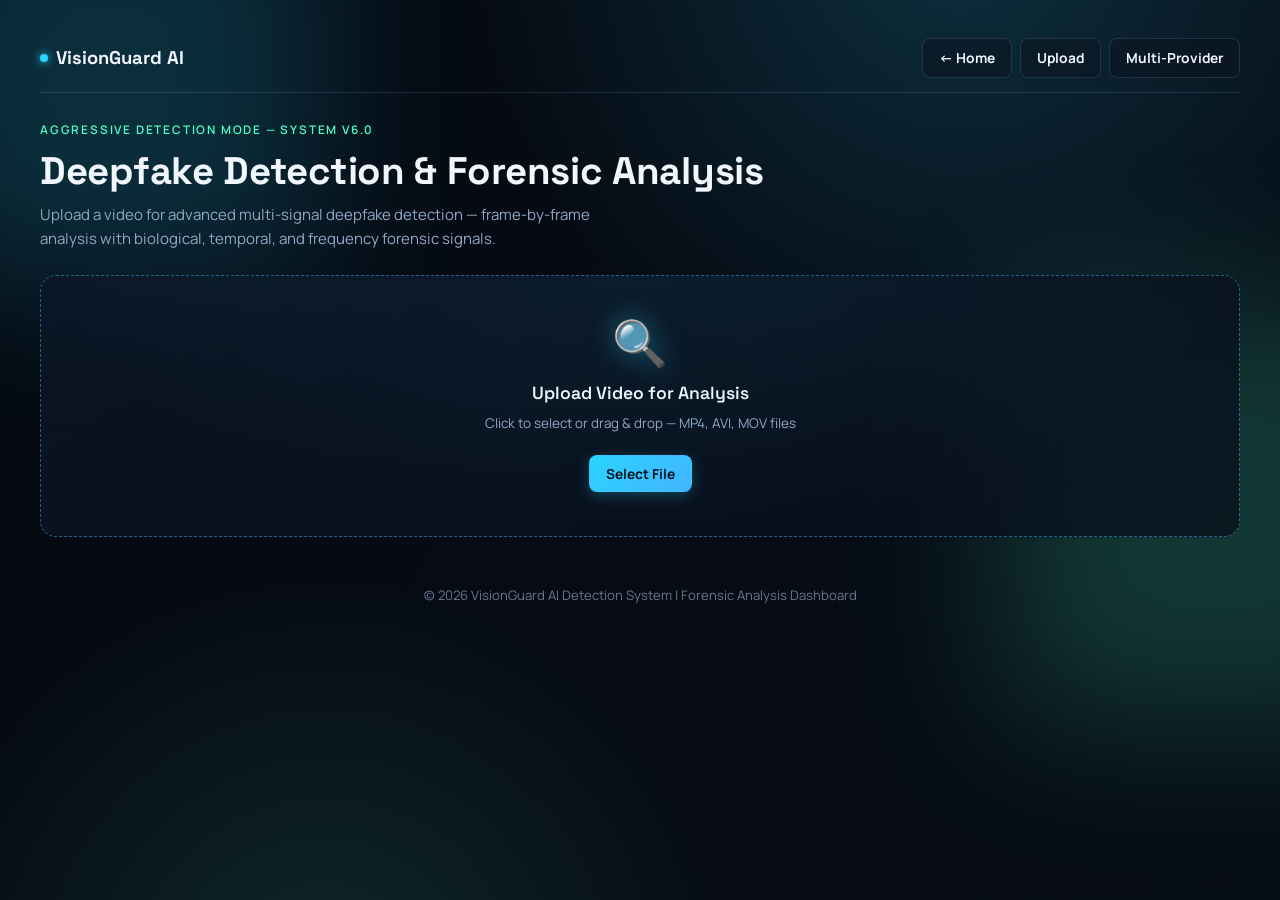
<file: frontend/forensics.html>
<!DOCTYPE html>
<html lang="en">
<head>
  <meta charset="UTF-8">
  <meta name="viewport" content="width=device-width, initial-scale=1.0">
  <title>VisionGuard AI — Detection Forensics</title>
  <link rel="preconnect" href="https://fonts.googleapis.com">
  <link rel="preconnect" href="https://fonts.gstatic.com" crossorigin>
  <link href="https://fonts.googleapis.com/css2?family=Space+Grotesk:wght@400;500;700&family=Manrope:wght@400;600;700&display=swap" rel="stylesheet">
  <style>
    /* ── Design Tokens ──────────────────────────────────────── */
    :root {
      --bg: #070d16;
      --bg-soft: #0e1726;
      --ink: #f2f7ff;
      --muted: #91a8c4;
      --glass: rgba(19, 31, 52, 0.6);
      --line: rgba(137, 170, 212, 0.18);
      --primary: #2ad4ff;
      --primary-2: #4cffc2;
      --accent: #ffb24a;
      --danger: #ff5e7a;
      --radius-sm: 8px;
      --radius-md: 12px;
      --radius-lg: 16px;
      --t: 0.25s cubic-bezier(0.23, 1, 0.32, 1);
    }

    * { box-sizing: border-box; margin: 0; padding: 0; }
    html, body { min-height: 100%; }

    body {
      background:
        radial-gradient(circle at 75% -8%, rgba(42,212,255,.18), transparent 36%),
        radial-gradient(circle at 25% 110%, rgba(76,255,194,.12), transparent 30%),
        linear-gradient(120deg, #050a12, var(--bg));
      color: var(--ink);
      font-family: "Manrope", sans-serif;
      overflow-x: hidden;
      line-height: 1.6;
    }

    ::-webkit-scrollbar { width: 6px; }
    ::-webkit-scrollbar-track { background: rgba(0,0,0,.15); }
    ::-webkit-scrollbar-thumb { background: rgba(42,212,255,.3); border-radius: 999px; }

    /* ── Ambient blobs ──────────────────────────────────────── */
    .ambient {
      position: fixed;
      width: 420px; height: 420px;
      filter: blur(80px);
      opacity: .18;
      z-index: 0;
      pointer-events: none;
    }
    .ambient-a { top: -140px; left: -100px; background: #2ad4ff; animation: floatA 12s ease-in-out infinite; }
    .ambient-b { right: -140px; bottom: 20%; background: #4cffc2; animation: floatB 15s ease-in-out infinite; }

    @keyframes floatA { 0%,100%{transform:translateY(0) translateX(0)} 50%{transform:translateY(-28px) translateX(12px)} }
    @keyframes floatB { 0%,100%{transform:translateY(0) translateX(0)} 50%{transform:translateY(20px) translateX(-12px)} }

    /* ── Layout ─────────────────────────────────────────────── */
    .shell {
      position: relative;
      z-index: 1;
      width: min(1200px, 94vw);
      margin: 24px auto 48px;
    }

    /* ── Topbar ─────────────────────────────────────────────── */
    .topbar {
      display: flex;
      align-items: center;
      justify-content: space-between;
      gap: 14px;
      margin-bottom: 28px;
      padding: 14px 0;
      border-bottom: 1px solid var(--line);
    }

    .brand {
      font-family: "Space Grotesk", sans-serif;
      font-size: 1.15rem;
      font-weight: 700;
      color: var(--ink);
      text-decoration: none;
      display: flex;
      align-items: center;
      gap: 8px;
    }

    .brand-dot {
      width: 8px; height: 8px;
      border-radius: 50%;
      background: var(--primary);
      box-shadow: 0 0 8px var(--primary);
      animation: pulse 2.5s ease-in-out infinite;
    }

    @keyframes pulse {
      0%,100%{opacity:1;box-shadow:0 0 8px var(--primary)}
      50%{opacity:.5;box-shadow:0 0 3px var(--primary)}
    }

    .nav-links { display: flex; align-items: center; gap: 8px; }

    .btn {
      border: 1px solid transparent;
      border-radius: var(--radius-sm);
      padding: 8px 16px;
      font-family: "Manrope", sans-serif;
      font-weight: 700;
      font-size: .86rem;
      cursor: pointer;
      text-decoration: none;
      display: inline-flex;
      align-items: center;
      gap: 6px;
      transition: all var(--t);
      white-space: nowrap;
    }

    .btn-ghost {
      border-color: var(--line);
      background: rgba(11,18,31,.5);
      color: var(--ink);
    }

    .btn-ghost:hover {
      border-color: var(--primary);
      color: var(--primary);
    }

    .btn-solid {
      background: linear-gradient(135deg, var(--primary), #44b3ff);
      color: #041320;
      font-weight: 700;
      box-shadow: 0 4px 14px rgba(42,212,255,.25);
    }

    .btn-solid:hover {
      transform: translateY(-2px);
      box-shadow: 0 8px 22px rgba(42,212,255,.4);
    }

    /* ── Hero ───────────────────────────────────────────────── */
    .hero { margin-bottom: 24px; }

    .tag {
      font-size: .74rem;
      text-transform: uppercase;
      letter-spacing: 1.8px;
      color: var(--primary-2);
      font-weight: 600;
      display: block;
      margin-bottom: 8px;
    }

    h1 {
      font-family: "Space Grotesk", sans-serif;
      font-size: clamp(1.5rem, 3vw, 2.4rem);
      font-weight: 700;
      line-height: 1.18;
      letter-spacing: -.3px;
      margin-bottom: 10px;
    }

    .lead {
      color: var(--muted);
      font-size: .94rem;
      max-width: 600px;
    }

    /* ── Upload Section (must keep class .upload-section — JS uses it) ── */
    .upload-section {
      border: 1.5px dashed rgba(72,199,255,.45);
      background: linear-gradient(145deg, rgba(13,24,41,.72), rgba(8,15,27,.78));
      border-radius: var(--radius-lg);
      padding: 44px 28px;
      text-align: center;
      cursor: pointer;
      transition: all var(--t);
      margin-bottom: 20px;
      position: relative;
      overflow: hidden;
    }

    .upload-section::before {
      content: '';
      position: absolute;
      inset: 0;
      background: radial-gradient(ellipse at 50% 0%, rgba(42,212,255,.06), transparent 70%);
      pointer-events: none;
    }

    .upload-section:hover {
      border-color: var(--primary);
      box-shadow: 0 0 0 3px rgba(42,212,255,.1), 0 8px 32px rgba(42,212,255,.1);
      transform: translateY(-2px);
    }

    .upload-section input { display: none; }

    .upload-section-icon {
      font-size: 2.8rem;
      display: block;
      margin-bottom: 14px;
      filter: drop-shadow(0 0 14px rgba(42,212,255,.5));
      line-height: 1;
    }

    .upload-text {
      font-family: "Space Grotesk", sans-serif;
      font-size: 1.1rem;
      font-weight: 600;
      color: var(--ink);
      margin-bottom: 6px;
    }

    .upload-hint {
      font-size: .84rem;
      color: var(--muted);
      margin-bottom: 20px;
    }

    /* ── Loading ─────────────────────────────────────────────── */
    .loading {
      display: none;
      text-align: center;
      padding: 32px 20px;
      border: 1px solid var(--line);
      background: var(--glass);
      backdrop-filter: blur(14px);
      border-radius: var(--radius-lg);
      margin-bottom: 20px;
    }

    .spinner {
      display: inline-block;
      width: 36px; height: 36px;
      border: 3px solid rgba(42,212,255,.15);
      border-top-color: var(--primary);
      border-radius: 50%;
      animation: spin 0.8s linear infinite;
      margin-bottom: 14px;
    }

    @keyframes spin { to { transform: rotate(360deg); } }

    .loading-text {
      color: var(--muted);
      font-size: .92rem;
    }

    /* ── Results container (must keep id="results" — JS writes to it) ── */
    .results {
      display: none;
    }

    /* ── Result Cards (generated by JS displayResults()) ─────── */
    .result-grid {
      display: grid;
      grid-template-columns: repeat(auto-fit, minmax(300px, 1fr));
      gap: 14px;
      margin-bottom: 20px;
    }

    .result-card {
      border: 1px solid var(--line);
      background: var(--glass);
      backdrop-filter: blur(14px);
      border-radius: var(--radius-md);
      padding: 20px;
      transition: border-color var(--t), box-shadow var(--t);
    }

    .result-card:hover {
      border-color: rgba(42,212,255,.35);
      box-shadow: 0 8px 24px rgba(42,212,255,.1);
    }

    .result-card h3 {
      font-family: "Space Grotesk", sans-serif;
      font-size: 1rem;
      font-weight: 700;
      margin-bottom: 14px;
      background: linear-gradient(135deg, #dce9ff, var(--primary-2));
      -webkit-background-clip: text;
      -webkit-text-fill-color: transparent;
      background-clip: text;
    }

    .result-status {
      font-family: "Space Grotesk", sans-serif;
      font-size: 1.5rem;
      font-weight: 700;
      margin: 14px 0;
      padding: 12px;
      border-radius: var(--radius-sm);
      text-align: center;
      background: rgba(11,18,31,.5);
      border: 1px solid var(--line);
    }

    .status-ai    { color: var(--danger); border-color: rgba(255,94,122,.3) !important; }
    .status-real  { color: var(--primary-2); border-color: rgba(76,255,194,.3) !important; }
    .status-inconclusive { color: var(--accent); border-color: rgba(255,178,74,.3) !important; }

    .confidence-bar {
      width: 100%;
      height: 28px;
      background: rgba(11,18,31,.6);
      border-radius: var(--radius-sm);
      overflow: hidden;
      margin: 14px 0;
      border: 1px solid var(--line);
    }

    .confidence-fill {
      height: 100%;
      background: linear-gradient(90deg, var(--primary-2), var(--primary), #44b3ff);
      display: flex;
      align-items: center;
      justify-content: center;
      color: #041320;
      font-weight: 700;
      font-size: .85rem;
      font-family: "Space Grotesk", sans-serif;
      transition: width .6s cubic-bezier(0.34,1.56,0.64,1);
    }

    /* ── Signals Grid (generated by JS) ─────────────────────── */
    .signals-grid {
      display: grid;
      grid-template-columns: repeat(auto-fit, minmax(230px, 1fr));
      gap: 12px;
      margin-top: 24px;
    }

    .signal-item {
      border: 1px solid rgba(42,212,255,.2);
      background: rgba(15,28,50,.5);
      border-radius: var(--radius-sm);
      padding: 14px 16px;
      transition: all var(--t);
    }

    .signal-item:hover {
      border-color: rgba(42,212,255,.5);
      background: rgba(22,42,72,.65);
      box-shadow: 0 0 14px rgba(42,212,255,.15);
      transform: translateY(-1px);
    }

    .signal-name {
      font-size: .74rem;
      text-transform: uppercase;
      letter-spacing: .9px;
      color: var(--muted);
      margin-bottom: 6px;
      font-weight: 600;
    }

    .signal-value {
      font-family: "Space Grotesk", sans-serif;
      font-size: 1.4rem;
      font-weight: 700;
      color: var(--primary-2);
    }

    /* ── Frame Analysis (generated by JS) ───────────────────── */
    .frames-analysis {
      margin-top: 28px;
      padding-top: 24px;
      border-top: 1px solid var(--line);
    }

    .frames-analysis h3 {
      font-family: "Space Grotesk", sans-serif;
      font-size: 1rem;
      font-weight: 700;
      margin-bottom: 16px;
      color: var(--primary);
      -webkit-text-fill-color: unset;
      background: none;
    }

    .frame-item {
      border: 1px solid rgba(42,212,255,.16);
      background: rgba(11,18,31,.5);
      border-radius: var(--radius-sm);
      padding: 14px 16px;
      margin-bottom: 10px;
      transition: border-color var(--t);
    }

    .frame-item:hover { border-color: rgba(42,212,255,.38); }

    .frame-header {
      font-family: "Space Grotesk", sans-serif;
      font-size: .86rem;
      font-weight: 600;
      color: var(--primary);
      margin-bottom: 10px;
    }

    .frame-metrics {
      display: grid;
      grid-template-columns: repeat(auto-fit, minmax(110px, 1fr));
      gap: 8px;
      font-size: .82rem;
    }

    .metric {
      background: rgba(8,15,27,.6);
      padding: 9px 10px;
      border-radius: var(--radius-sm);
      border: 1px solid var(--line);
    }

    .metric-label {
      font-size: .72rem;
      color: var(--muted);
      text-transform: uppercase;
      letter-spacing: .6px;
      margin-bottom: 3px;
    }

    .metric-value {
      font-family: "Space Grotesk", sans-serif;
      font-weight: 700;
      color: var(--primary-2);
    }

    /* ── Error block (generated by JS) ──────────────────────── */
    .error {
      background: rgba(255,94,122,.07);
      border-left: 3px solid var(--danger);
      border: 1px solid rgba(255,94,122,.25);
      border-left-width: 3px;
      padding: 16px;
      border-radius: var(--radius-sm);
      margin-top: 20px;
      color: #ff8099;
      font-size: .9rem;
    }

    /* ── Footer ─────────────────────────────────────────────── */
    .footer-text {
      text-align: center;
      color: var(--muted);
      margin-top: 48px;
      font-size: .82rem;
      opacity: .7;
    }

    /* ── Responsive ─────────────────────────────────────────── */
    @media (max-width: 768px) {
      .signals-grid { grid-template-columns: repeat(2,1fr); }
      .result-grid { grid-template-columns: 1fr; }
    }

    @media (max-width: 480px) {
      .shell { width: 100%; padding: 0 12px; }
      h1 { font-size: 1.4rem; }
      .signals-grid { grid-template-columns: 1fr; }
    }
  </style>
</head>
<body>
  <div class="ambient ambient-a"></div>
  <div class="ambient ambient-b"></div>

  <div class="shell">

    <!-- Topbar -->
    <header class="topbar">
      <a href="/" class="brand">
        <span class="brand-dot"></span>
        VisionGuard AI
      </a>
      <nav class="nav-links">
        <a href="/" class="btn btn-ghost">← Home</a>
        <a href="/upload" class="btn btn-ghost">Upload</a>
        <a href="/analysis" class="btn btn-ghost">Multi-Provider</a>
      </nav>
    </header>

    <!-- Hero -->
    <section class="hero">
      <p class="tag">Aggressive Detection Mode — System v6.0</p>
      <h1>Deepfake Detection &amp; Forensic Analysis</h1>
      <p class="lead">Upload a video for advanced multi-signal deepfake detection — frame-by-frame analysis with biological, temporal, and frequency forensic signals.</p>
    </section>

    <!-- Upload Section (JS listens on .upload-section) -->
    <div class="upload-section" onclick="document.getElementById('videoInput').click()">
      <span class="upload-section-icon">🔍</span>
      <div class="upload-text">Upload Video for Analysis</div>
      <div class="upload-hint">Click to select or drag &amp; drop — MP4, AVI, MOV files</div>
      <button class="btn btn-solid" type="button" style="pointer-events:none;">Select File</button>
      <input type="file" id="videoInput" accept="video/*" />
    </div>

    <!-- Loading indicator -->
    <div class="loading" id="loading">
      <div class="spinner"></div>
      <div class="loading-text">Analyzing video… this may take 1–2 minutes</div>
    </div>

    <!-- Results (JS writes into this div) -->
    <div class="results" id="results"></div>

    <div class="footer-text">
      <p>© 2026 VisionGuard AI Detection System | Forensic Analysis Dashboard</p>
    </div>

  </div>

  <script>
    const uploadSection = document.querySelector('.upload-section');
    const videoInput = document.getElementById('videoInput');
    const loadingDiv = document.getElementById('loading');
    const resultsDiv = document.getElementById('results');

    /* Drag and drop (color values updated to match new dark theme) */
    uploadSection.addEventListener('dragover', (e) => {
      e.preventDefault();
      uploadSection.style.borderColor = '#2ad4ff';
      uploadSection.style.background = 'linear-gradient(145deg, rgba(18,34,58,.78), rgba(11,22,40,.82))';
    });

    uploadSection.addEventListener('dragleave', () => {
      uploadSection.style.borderColor = '';
      uploadSection.style.background = '';
    });

    uploadSection.addEventListener('drop', (e) => {
      e.preventDefault();
      uploadSection.style.borderColor = '';
      uploadSection.style.background = '';
      const files = e.dataTransfer.files;
      if (files.length > 0) {
        videoInput.files = files;
        analyzeVideo();
      }
    });

    videoInput.addEventListener('change', analyzeVideo);

    function analyzeVideo() {
      const file = videoInput.files[0];
      if (!file) return;

      const formData = new FormData();
      formData.append('video', file);

      loadingDiv.style.display = 'block';
      resultsDiv.style.display = 'none';

      fetch('/api/upload', { method: 'POST', body: formData })
        .then(r => r.json())
        .then(uploadRes => {
          if (!uploadRes.video_id) throw new Error(uploadRes.error || 'Upload failed');
          return fetch(`/api/analyze/${uploadRes.video_id}`, {
            method: 'POST',
            headers: { 'Content-Type': 'application/json' },
            body: JSON.stringify({})
          });
        })
        .then(r => r.json())
        .then(analysisRes => {
          if (analysisRes.error) throw new Error(analysisRes.error);
          loadingDiv.style.display = 'none';
          displayResults(analysisRes);
        })
        .catch(err => {
          loadingDiv.style.display = 'none';
          resultsDiv.style.display = 'block';
          resultsDiv.innerHTML = `<div class="error">❌ Error: ${err.message}</div>`;
        });
    }

    function displayResults(data) {
      const result = data.result || data;
      const status = result.status;
      const confidence = result.confidence;
      const signals = result.signals;
      const frames = result.frame_analysis || [];

      let statusClass = 'status-inconclusive';
      if (status.includes('AI')) statusClass = 'status-ai';
      if (status.includes('Real')) statusClass = 'status-real';

      let html = `
        <div class="result-grid">
          <div class="result-card">
            <h3>🎯 Detection Result</h3>
            <div class="result-status ${statusClass}">${status}</div>
            <div style="font-size:.84rem;color:var(--muted);margin-bottom:6px;">Confidence Score</div>
            <div class="confidence-bar">
              <div class="confidence-fill" style="width:${confidence}%">${confidence.toFixed(1)}%</div>
            </div>
            <div style="text-align:center;font-size:.84rem;color:var(--muted);">
              AI Likelihood: ${signals.final_ai_score || 'N/A'}/100
            </div>
          </div>
        </div>

        <div class="signals-grid">
          <div class="signal-item">
            <div class="signal-name">Frequency Manipulation</div>
            <div class="signal-value">${(signals.frequency_manipulation || 0).toFixed(1)}</div>
          </div>
          <div class="signal-item">
            <div class="signal-name">Temporal Anomaly</div>
            <div class="signal-value">${(signals.temporal_anomaly || 0).toFixed(1)}</div>
          </div>
          <div class="signal-item">
            <div class="signal-name">Facial Inconsistency</div>
            <div class="signal-value">${(signals.facial_inconsistency || 0).toFixed(1)}</div>
          </div>
          <div class="signal-item">
            <div class="signal-name">GAN Artifacts</div>
            <div class="signal-value">${(signals.gan_artifacts || 0).toFixed(1)}</div>
          </div>
          <div class="signal-item">
            <div class="signal-name">Eye Region Manipulation</div>
            <div class="signal-value">${(signals.eye_region_manipulation || 0).toFixed(1)}</div>
          </div>
          <div class="signal-item">
            <div class="signal-name">Color Space Anomaly</div>
            <div class="signal-value">${(signals.color_space_anomaly || 0).toFixed(1)}</div>
          </div>
          <div class="signal-item">
            <div class="signal-name">Biological Signals</div>
            <div class="signal-value">${(signals.biological_signals || 0).toFixed(1)}</div>
          </div>
          <div class="signal-item">
            <div class="signal-name">Frames Analyzed</div>
            <div class="signal-value">${signals.frames_analyzed || 0}</div>
          </div>
        </div>
      `;

      if (frames.length > 0) {
        html += `<div class="frames-analysis">
          <h3>📊 Frame-by-Frame Analysis (First ${frames.length} frames)</h3>`;

        frames.forEach(frame => {
          html += `
            <div class="frame-item">
              <div class="frame-header">Frame ${frame.frame_number}</div>
              <div class="frame-metrics">`;

          if (frame.brightness) {
            html += `
              <div class="metric">
                <div class="metric-label">Brightness</div>
                <div class="metric-value">${frame.brightness.mean.toFixed(1)}</div>
              </div>`;
          }

          if (frame.edges) {
            html += `
              <div class="metric">
                <div class="metric-label">Edges</div>
                <div class="metric-value">${(frame.edges.edge_ratio * 100).toFixed(2)}%</div>
              </div>`;
          }

          if (frame.sharpness) {
            html += `
              <div class="metric">
                <div class="metric-label">Sharpness</div>
                <div class="metric-value">${frame.sharpness.sharpness_score.toFixed(3)}</div>
              </div>`;
          }

          if (frame.noise) {
            html += `
              <div class="metric">
                <div class="metric-label">Noise</div>
                <div class="metric-value">${frame.noise.estimated_noise.toFixed(2)}</div>
              </div>`;
          }

          html += `</div></div>`;
        });

        html += `</div>`;
      }

      resultsDiv.innerHTML = html;
      resultsDiv.style.display = 'block';
      resultsDiv.scrollIntoView({ behavior: 'smooth', block: 'start' });
    }
  </script>
</body>
</html>
</file>
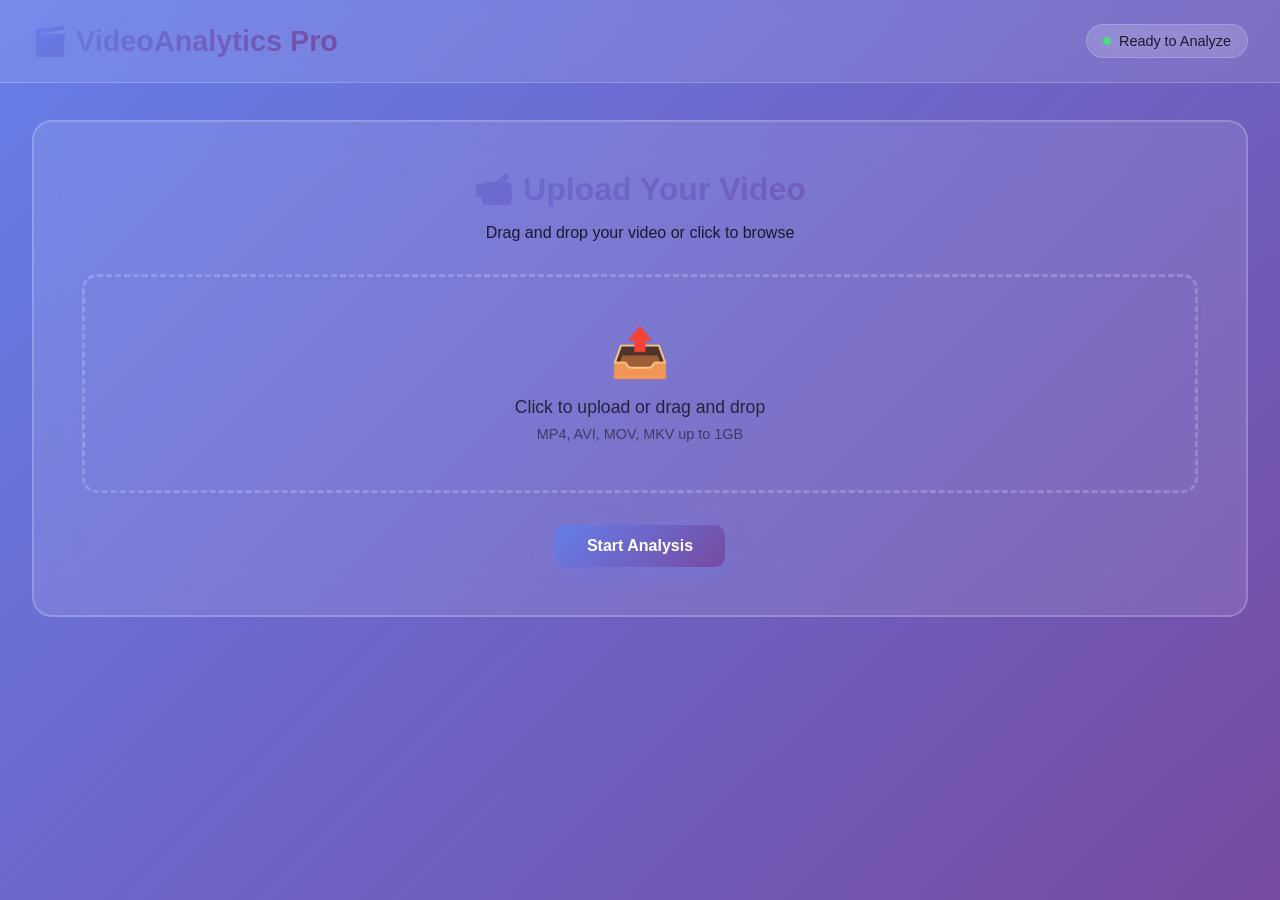
<file: frontend/premium_dashboard.html>
<!DOCTYPE html>
<html lang="en">
<head>
    <meta charset="UTF-8">
    <meta name="viewport" content="width=device-width, initial-scale=1.0">
    <title>Premium Video Analysis Platform</title>
    <style>
        * {
            margin: 0;
            padding: 0;
            box-sizing: border-box;
        }

        :root {
            --primary: #16213e;
            --secondary: #0f3460;
            --accent: #e94560;
            --light: #f4f4f4;
            --text: #1a1a2e;
            --glass-bg: rgba(255, 255, 255, 0.1);
            --glass-border: rgba(255, 255, 255, 0.2);
        }

        body {
            font-family: 'Segoe UI', Tahoma, Geneva, Verdana, sans-serif;
            background: linear-gradient(135deg, #667eea 0%, #764ba2 100%);
            min-height: 100vh;
            color: var(--text);
            overflow-x: hidden;
        }

        /* Smooth scrollbar */
        ::-webkit-scrollbar {
            width: 10px;
        }

        ::-webkit-scrollbar-track {
            background: rgba(0,0,0,0.1);
        }

        ::-webkit-scrollbar-thumb {
            background: rgba(233, 69, 96, 0.5);
            border-radius: 5px;
        }

        /* Header */
        header {
            position: fixed;
            top: 0;
            width: 100%;
            z-index: 1000;
            backdrop-filter: blur(10px);
            background: var(--glass-bg);
            border-bottom: 1px solid var(--glass-border);
            padding: 1.5rem 2rem;
            animation: slideDown 0.6s ease;
        }

        @keyframes slideDown {
            from {
                opacity: 0;
                transform: translateY(-20px);
            }
            to {
                opacity: 1;
                transform: translateY(0);
            }
        }

        .header-content {
            max-width: 1400px;
            margin: 0 auto;
            display: flex;
            justify-content: space-between;
            align-items: center;
        }

        .logo {
            font-size: 1.8rem;
            font-weight: 700;
            background: linear-gradient(135deg, #667eea, #764ba2);
            -webkit-background-clip: text;
            -webkit-text-fill-color: transparent;
            background-clip: text;
        }

        .status-indicator {
            display: flex;
            align-items: center;
            gap: 0.5rem;
            font-size: 0.9rem;
            padding: 0.5rem 1rem;
            background: var(--glass-bg);
            border: 1px solid var(--glass-border);
            border-radius: 20px;
            backdrop-filter: blur(10px);
        }

        .status-dot {
            width: 8px;
            height: 8px;
            border-radius: 50%;
            background: #4ade80;
            animation: pulse 2s infinite;
        }

        @keyframes pulse {
            0%, 100% { opacity: 1; }
            50% { opacity: 0.5; }
        }

        /* Main Container */
        main {
            max-width: 1400px;
            margin: 0 auto;
            padding: 120px 2rem 2rem;
        }

        /* Upload Section */
        .upload-section {
            background: var(--glass-bg);
            border: 2px solid var(--glass-border);
            border-radius: 20px;
            padding: 3rem;
            backdrop-filter: blur(20px);
            margin-bottom: 3rem;
            animation: fadeInUp 0.8s ease;
            text-align: center;
        }

        @keyframes fadeInUp {
            from {
                opacity: 0;
                transform: translateY(30px);
            }
            to {
                opacity: 1;
                transform: translateY(0);
            }
        }

        .upload-section h2 {
            font-size: 2rem;
            margin-bottom: 1rem;
            background: linear-gradient(135deg, #667eea, #764ba2);
            -webkit-background-clip: text;
            -webkit-text-fill-color: transparent;
            background-clip: text;
        }

        .upload-area {
            border: 3px dashed var(--glass-border);
            border-radius: 15px;
            padding: 3rem;
            cursor: pointer;
            transition: all 0.3s ease;
            margin: 2rem 0;
            position: relative;
            overflow: hidden;
        }

        .upload-area:hover {
            border-color: var(--accent);
            background: rgba(233, 69, 96, 0.05);
            transform: scale(1.02);
        }

        .upload-area.dragover {
            border-color: var(--accent);
            background: rgba(233, 69, 96, 0.1);
            transform: scale(1.05);
        }

        .upload-icon {
            font-size: 3rem;
            margin-bottom: 1rem;
            animation: bounce 2s infinite;
        }

        @keyframes bounce {
            0%, 100% { transform: translateY(0); }
            50% { transform: translateY(-10px); }
        }

        .upload-text {
            font-size: 1.1rem;
            color: rgba(0, 0, 0, 0.7);
            margin-bottom: 0.5rem;
        }

        #fileInput {
            display: none;
        }

        /* Button Styles */
        .btn {
            padding: 12px 32px;
            border: none;
            border-radius: 10px;
            font-size: 1rem;
            font-weight: 600;
            cursor: pointer;
            transition: all 0.3s ease;
            backdrop-filter: blur(10px);
            display: inline-block;
            text-decoration: none;
        }

        .btn-primary {
            background: linear-gradient(135deg, #667eea, #764ba2);
            color: white;
            box-shadow: 0 8px 24px rgba(102, 126, 234, 0.3);
        }

        .btn-primary:hover {
            transform: translateY(-2px);
            box-shadow: 0 12px 32px rgba(102, 126, 234, 0.4);
        }

        .btn-secondary {
            background: var(--glass-bg);
            border: 1px solid var(--glass-border);
            color: var(--text);
        }

        .btn-secondary:hover {
            background: rgba(255, 255, 255, 0.2);
            border-color: var(--accent);
        }

        .btn-export {
            background: var(--accent);
            color: white;
            font-size: 0.9rem;
            padding: 8px 16px;
        }

        .btn-export:hover {
            background: #d63a52;
        }

        /* Results Container */
        .results-container {
            display: grid;
            grid-template-columns: 1fr 1fr;
            gap: 2rem;
            margin-bottom: 2rem;
            animation: fadeIn 0.8s ease;
        }

        @media (max-width: 1024px) {
            .results-container {
                grid-template-columns: 1fr;
            }
        }

        /* Card Styles */
        .card {
            background: var(--glass-bg);
            border: 1px solid var(--glass-border);
            border-radius: 15px;
            padding: 2rem;
            backdrop-filter: blur(20px);
            transition: all 0.3s ease;
            box-shadow: 0 8px 32px rgba(0, 0, 0, 0.1);
        }

        .card:hover {
            transform: translateY(-5px);
            box-shadow: 0 12px 40px rgba(0, 0, 0, 0.15);
            border-color: var(--accent);
        }

        .card h3 {
            color: var(--primary);
            margin-bottom: 1.5rem;
            font-size: 1.3rem;
            display: flex;
            align-items: center;
            gap: 0.5rem;
        }

        .card-icon {
            font-size: 1.5rem;
        }

        /* Video Display */
        .video-preview {
            width: 100%;
            border-radius: 10px;
            margin-bottom: 1rem;
            background: #000;
            max-height: 300px;
            object-fit: cover;
        }

        /* Progress Bar */
        .progress-item {
            margin-bottom: 1.5rem;
        }

        .progress-label {
            display: flex;
            justify-content: space-between;
            margin-bottom: 0.5rem;
            font-size: 0.9rem;
            font-weight: 600;
        }

        .progress-bar {
            width: 100%;
            height: 8px;
            background: rgba(0, 0, 0, 0.1);
            border-radius: 4px;
            overflow: hidden;
        }

        .progress-fill {
            height: 100%;
            background: linear-gradient(90deg, #667eea, #764ba2);
            border-radius: 4px;
            transition: width 0.3s ease;
            box-shadow: 0 0 10px rgba(102, 126, 234, 0.5);
        }

        /* Timeline */
        .timeline {
            position: relative;
            padding: 2rem 0;
        }

        .timeline-item {
            display: flex;
            gap: 1.5rem;
            margin-bottom: 1.5rem;
            padding: 1rem;
            background: rgba(255, 255, 255, 0.05);
            border-radius: 10px;
            border-left: 3px solid var(--accent);
            transition: all 0.3s ease;
        }

        .timeline-item:hover {
            background: rgba(255, 255, 255, 0.1);
            transform: translateX(5px);
        }

        .timeline-time {
            font-weight: 700;
            color: var(--accent);
            min-width: 60px;
        }

        .timeline-content {
            flex: 1;
        }

        .timeline-type {
            font-size: 0.8rem;
            background: var(--accent);
            color: white;
            padding: 2px 8px;
            border-radius: 4px;
            display: inline-block;
            margin-bottom: 0.3rem;
        }

        .timeline-desc {
            font-size: 0.95rem;
            color: rgba(0, 0, 0, 0.8);
            margin: 0.3rem 0;
        }

        /* Loading Animation */
        .loading {
            display: flex;
            align-items: center;
            justify-content: center;
            gap: 0.5rem;
        }

        .loading-spinner {
            width: 20px;
            height: 20px;
            border: 3px solid rgba(0, 0, 0, 0.1);
            border-top-color: var(--accent);
            border-radius: 50%;
            animation: spin 1s linear infinite;
        }

        @keyframes spin {
            to { transform: rotate(360deg); }
        }

        /* Export Section */
        .export-section {
            background: var(--glass-bg);
            border: 1px solid var(--glass-border);
            border-radius: 15px;
            padding: 2rem;
            backdrop-filter: blur(20px);
            margin-top: 2rem;
            text-align: center;
        }

        .export-section h3 {
            margin-bottom: 1.5rem;
            color: var(--primary);
        }

        .export-buttons {
            display: flex;
            gap: 1rem;
            justify-content: center;
            flex-wrap: wrap;
        }

        /* Alert/Badge */
        .badge {
            display: inline-block;
            padding: 4px 12px;
            border-radius: 20px;
            font-size: 0.8rem;
            font-weight: 600;
        }

        .badge-success {
            background: #4ade80;
            color: white;
        }

        .badge-warning {
            background: #fbbf24;
            color: #1a1a2e;
        }

        .badge-error {
            background: #f87171;
            color: white;
        }

        /* Responsive */
        @media (max-width: 768px) {
            main {
                padding: 100px 1rem 1rem;
            }

            .upload-section {
                padding: 2rem;
            }

            .upload-area {
                padding: 2rem;
            }

            .results-container {
                gap: 1rem;
            }

            .card {
                padding: 1.5rem;
            }

            .header-content {
                padding: 0;
            }

            .export-buttons {
                flex-direction: column;
            }

            .btn-export {
                width: 100%;
            }
        }

        /* Animations */
        @keyframes fadeIn {
            from {
                opacity: 0;
            }
            to {
                opacity: 1;
            }
        }

        .hidden {
            display: none !important;
        }

        /* Screenshot in timeline */
        .timeline-screenshot {
            margin-top: 0.5rem;
            max-width: 100%;
            max-height: 150px;
            border-radius: 8px;
            cursor: pointer;
            transition: all 0.3s ease;
        }

        .timeline-screenshot:hover {
            transform: scale(1.05);
            box-shadow: 0 5px 15px rgba(0, 0, 0, 0.2);
        }
    </style>
</head>
<body>
    <!-- Header -->
    <header>
        <div class="header-content">
            <div class="logo">🎬 VideoAnalytics Pro</div>
            <div class="status-indicator">
                <div class="status-dot"></div>
                <span id="statusText">Ready to Analyze</span>
            </div>
        </div>
    </header>

    <!-- Main Content -->
    <main>
        <!-- Upload Section -->
        <div class="upload-section">
            <h2>📹 Upload Your Video</h2>
            <p>Drag and drop your video or click to browse</p>
            <div class="upload-area" id="uploadArea">
                <div class="upload-icon">📤</div>
                <p class="upload-text">Click to upload or drag and drop</p>
                <p style="font-size: 0.9rem; color: rgba(0,0,0,0.5);">MP4, AVI, MOV, MKV up to 1GB</p>
            </div>
            <input type="file" id="fileInput" accept="video/*">
            <button class="btn btn-primary" id="analyzeBtn">Start Analysis</button>
        </div>

        <!-- Results Container -->
        <div class="results-container" id="resultsContainer" style="display: none;">
            <!-- Video Preview Card -->
            <div class="card">
                <h3><span class="card-icon">📹</span> Your Video</h3>
                <video id="videoPreview" class="video-preview" controls></video>
                <div style="padding: 1rem; background: rgba(255,255,255,0.05); border-radius: 8px; font-size: 0.9rem;">
                    <p><strong>File:</strong> <span id="fileName">-</span></p>
                    <p><strong>Size:</strong> <span id="fileSize">-</span></p>
                    <p><strong>Duration:</strong> <span id="fileDuration">-</span></p>
                </div>
            </div>

            <!-- Analysis Results Card -->
            <div class="card">
                <h3><span class="card-icon">🎯</span> Analysis Results</h3>
                <div id="analysisResults" class="loading">
                    <div class="loading-spinner"></div>
                    <span>Analyzing video...</span>
                </div>
            </div>
        </div>

        <!-- Timeline Card -->
        <div class="card hidden" id="timelineCard">
            <h3><span class="card-icon">⏱️</span> Event Timeline</h3>
            <div class="timeline" id="timelineContent"></div>
        </div>

        <!-- Export Section -->
        <div class="export-section hidden" id="exportSection">
            <h3>📊 Export Analysis Report</h3>
            <p style="margin-bottom: 1.5rem; color: rgba(0,0,0,0.7);">Download your comprehensive analysis report</p>
            <div class="export-buttons">
                <button class="btn btn-export" id="exportJSON">
                    📋 Export as JSON
                </button>
                <button class="btn btn-export" id="exportPDF">
                    📄 Export as PDF
                </button>
                <button class="btn btn-export" id="exportBoth">
                    📦 Export Both
                </button>
            </div>
        </div>
    </main>

    <script>
        let currentFile = null;
        let analysisData = null;

        // Setup upload area
        const uploadArea = document.getElementById('uploadArea');
        const fileInput = document.getElementById('fileInput');
        const analyzeBtn = document.getElementById('analyzeBtn');

        uploadArea.addEventListener('click', () => fileInput.click());

        uploadArea.addEventListener('dragover', (e) => {
            e.preventDefault();
            uploadArea.classList.add('dragover');
        });

        uploadArea.addEventListener('dragleave', () => {
            uploadArea.classList.remove('dragover');
        });

        uploadArea.addEventListener('drop', (e) => {
            e.preventDefault();
            uploadArea.classList.remove('dragover');
            const files = e.dataTransfer.files;
            if (files.length > 0) {
                fileInput.files = files;
                handleFileSelect();
            }
        });

        fileInput.addEventListener('change', handleFileSelect);

        function handleFileSelect() {
            const file = fileInput.files[0];
            if (file && file.type.startsWith('video/')) {
                currentFile = file;
                analyzeBtn.textContent = '✓ Ready to Analyze';
                analyzeBtn.style.background = 'linear-gradient(135deg, #667eea, #764ba2)';
            }
        }

        analyzeBtn.addEventListener('click', async () => {
            if (!currentFile) {
                alert('Please select a video first');
                return;
            }

            analyzeBtn.disabled = true;
            analyzeBtn.innerHTML = '<span class="loading"><div class="loading-spinner"></div> Analyzing...</span>';

            try {
                // Create FormData for file upload
                const formData = new FormData();
                formData.append('video', currentFile);

                // Upload and analyze
                const response = await fetch('/api/analysis/v2/analyze', {
                    method: 'POST',
                    body: formData
                });

                const data = await response.json();

                if (data.status === 'success' || data.data) {
                    analysisData = data.data || data;
                    displayResults(analysisData);
                } else {
                    alert('Analysis failed: ' + (data.error || 'Unknown error'));
                }
            } catch (error) {
                console.error('Error:', error);
                alert('Error uploading video: ' + error.message);
            } finally {
                analyzeBtn.disabled = false;
                analyzeBtn.textContent = 'Start Analysis';
            }
        });

        function displayResults(data) {
            // Show results container
            document.getElementById('resultsContainer').style.display = 'grid';

            // Display video preview
            const videoPreview = document.getElementById('videoPreview');
            const videoUrl = URL.createObjectURL(currentFile);
            videoPreview.src = videoUrl;

            // Display file info
            document.getElementById('fileName').textContent = currentFile.name;
            document.getElementById('fileSize').textContent = (currentFile.size / 1024 / 1024).toFixed(2) + ' MB';

            // Display analysis results
            displayAnalysisResults(data);

            // Display timeline if available
            if (data.timeline) {
                displayTimeline(data.timeline);
            }

            // Show export section
            document.getElementById('exportSection').classList.remove('hidden');

            // Setup export buttons
            setupExportButtons(data);
        }

        function displayAnalysisResults(data) {
            const resultsDiv = document.getElementById('analysisResults');
            let html = '';

            // Caption Summary
            if (data.caption_summary) {
                html += `
                    <div class="progress-item">
                        <div class="progress-label">
                            <span>📝 Caption Summary</span>
                            <span class="badge badge-success">Analyzed</span>
                        </div>
                        <p style="margin-top: 0.5rem; color: rgba(0,0,0,0.8);">${data.caption_summary}</p>
                    </div>
                `;
            }

            // Confidence Scores
            if (data.confidence_scores) {
                html += '<h4 style="margin-top: 1.5rem; margin-bottom: 1rem; color: var(--primary);">Confidence Scores</h4>';
                for (const [key, value] of Object.entries(data.confidence_scores)) {
                    const percentage = Math.round(value * 100);
                    html += `
                        <div class="progress-item">
                            <div class="progress-label">
                                <span>${key.replace(/_/g, ' ').toUpperCase()}</span>
                                <span>${percentage}%</span>
                            </div>
                            <div class="progress-bar">
                                <div class="progress-fill" style="width: ${percentage}%"></div>
                            </div>
                        </div>
                    `;
                }
            }

            // Detections
            if (data.ai_detection || data.tampering || data.face_detection) {
                html += '<h4 style="margin-top: 1.5rem; margin-bottom: 1rem; color: var(--primary);">Detections</h4>';

                if (data.ai_detection) {
                    const status = data.ai_detection.status === 'detected' ? '🚨 DETECTED' : '✅ CLEAR';
                    const badge = data.ai_detection.status === 'detected' ? 'badge-error' : 'badge-success';
                    html += `<p><span class="badge ${badge}">${status}</span> AI Detection</p>`;
                }

                if (data.tampering) {
                    const risk = data.tampering.overall_risk || 0;
                    const riskLevel = risk > 0.7 ? 'HIGH' : risk > 0.4 ? 'MEDIUM' : 'LOW';
                    const badge = risk > 0.7 ? 'badge-error' : risk > 0.4 ? 'badge-warning' : 'badge-success';
                    html += `<p><span class="badge ${badge}">Tampering Risk: ${riskLevel}</span></p>`;
                }

                if (data.face_detection) {
                    const faces = data.face_detection.estimated_unique_people || 0;
                    html += `<p>👤 Faces Detected: ${faces}</p>`;
                }
            }

            resultsDiv.innerHTML = html;
        }

        function displayTimeline(timelineData) {
            const timelineCard = document.getElementById('timelineCard');
            const timelineContent = document.getElementById('timelineContent');
            
            timelineCard.classList.remove('hidden');

            let html = '';
            const events = timelineData.timeline || [];

            for (const event of events.slice(0, 20)) {  // Show first 20 events
                let eventEmoji = '📍';
                if (event.event_type === 'caption') eventEmoji = '📝';
                else if (event.event_type === 'object_detection') eventEmoji = '🎯';
                else if (event.event_type === 'face_detected') eventEmoji = '👤';
                else if (event.event_type === 'tampering_alert') eventEmoji = '⚠️';

                html += `
                    <div class="timeline-item">
                        <div class="timeline-time">${event.timestamp}</div>
                        <div class="timeline-content">
                            <span class="timeline-type">${eventEmoji} ${event.event_type.replace(/_/g, ' ').toUpperCase()}</span>
                            <p class="timeline-desc">${event.description}</p>
                            ${event.screenshot ? `<img src="${event.screenshot}" class="timeline-screenshot" alt="Screenshot">` : ''}
                        </div>
                    </div>
                `;
            }

            timelineContent.innerHTML = html || '<p style="text-align: center; color: rgba(0,0,0,0.5);">No timeline events</p>';
        }

        function setupExportButtons(data) {
            document.getElementById('exportJSON').addEventListener('click', () => exportReport('json', data));
            document.getElementById('exportPDF').addEventListener('click', () => exportReport('pdf', data));
            document.getElementById('exportBoth').addEventListener('click', () => exportReport('both', data));
        }

        async function exportReport(format, data) {
            try {
                const endpoint = format === 'json' ? '/api/analysis/v2/export/json' : format === 'pdf' ? '/api/analysis/v2/export/pdf' : '/api/analysis/v2/export/both';
                
                const response = await fetch(endpoint, {
                    method: 'POST',
                    headers: { 'Content-Type': 'application/json' },
                    body: JSON.stringify(data)
                });

                if (response.ok) {
                    const blob = await response.blob();
                    const url = window.URL.createObjectURL(blob);
                    const a = document.createElement('a');
                    a.href = url;
                    a.download = `analysis_report_${new Date().getTime()}.${format === 'json' ? 'json' : 'pdf'}`;
                    a.click();
                } else {
                    alert('Export failed');
                }
            } catch (error) {
                console.error('Export error:', error);
                alert('Error exporting report: ' + error.message);
            }
        }
    </script>
</body>
</html>
</file>
<file: frontend/styles.css>
/* ═══════════════════════════════════════════════════════════════
   VisionGuard AI — Design System
   Shared stylesheet for all pages
═══════════════════════════════════════════════════════════════ */

:root {
  --bg: #070d16;
  --bg-soft: #0e1726;
  --ink: #f2f7ff;
  --muted: #91a8c4;
  --glass: rgba(19, 31, 52, 0.58);
  --line: rgba(137, 170, 212, 0.18);
  --primary: #2ad4ff;
  --primary-2: #4cffc2;
  --accent: #ffb24a;
  --danger: #ff5e7a;
  --success: #4cffc2;
  --radius-sm: 8px;
  --radius-md: 12px;
  --radius-lg: 16px;
  --transition: 0.25s cubic-bezier(0.23, 1, 0.32, 1);
}

* { box-sizing: border-box; }

html, body {
  margin: 0;
  min-height: 100%;
}

body {
  background:
    radial-gradient(circle at 80% -10%, rgba(42, 212, 255, 0.2), transparent 36%),
    radial-gradient(circle at 20% 115%, rgba(76, 255, 194, 0.14), transparent 30%),
    linear-gradient(120deg, #050a12, var(--bg));
  color: var(--ink);
  font-family: "Manrope", sans-serif;
  overflow-x: hidden;
  line-height: 1.6;
}

/* ── Scrollbar ─────────────────────────────────────────────── */
::-webkit-scrollbar { width: 6px; height: 6px; }
::-webkit-scrollbar-track { background: rgba(0,0,0,0.15); }
::-webkit-scrollbar-thumb {
  background: rgba(42, 212, 255, 0.3);
  border-radius: 999px;
}
::-webkit-scrollbar-thumb:hover { background: rgba(42, 212, 255, 0.55); }

/* ── Canvas / Ambient ──────────────────────────────────────── */
.particles {
  position: fixed;
  inset: 0;
  z-index: 0;
  pointer-events: none;
}

.ambient {
  position: fixed;
  width: 420px;
  height: 420px;
  filter: blur(80px);
  opacity: 0.2;
  z-index: 0;
  pointer-events: none;
  animation: float 12s ease-in-out infinite;
}

.ambient-a { top: -140px; left: -100px; background: #2ad4ff; }
.ambient-b { right: -140px; bottom: 20%; background: #4cffc2; animation-delay: -5s; }
.ambient-c { right: -120px; top: 10%; background: #ffb24a; animation-delay: -3s; }

@keyframes float {
  0%, 100% { transform: translateY(0) translateX(0); }
  50% { transform: translateY(-28px) translateX(12px); }
}

/* ── Layout Shell ──────────────────────────────────────────── */
.shell {
  position: relative;
  z-index: 1;
  width: min(1080px, 92vw);
  margin: 24px auto 48px;
}

.shell-wide {
  width: min(1320px, 95vw);
}

/* ── Topbar ────────────────────────────────────────────────── */
.topbar {
  display: flex;
  align-items: center;
  justify-content: space-between;
  gap: 14px;
  margin-bottom: 28px;
  padding: 14px 0;
  border-bottom: 1px solid var(--line);
}

.brand {
  font-family: "Space Grotesk", sans-serif;
  font-size: 1.15rem;
  font-weight: 700;
  letter-spacing: 0.3px;
  color: var(--ink);
  text-decoration: none;
  display: flex;
  align-items: center;
  gap: 8px;
}

.brand-dot {
  width: 8px;
  height: 8px;
  border-radius: 50%;
  background: var(--primary);
  box-shadow: 0 0 8px var(--primary);
  flex-shrink: 0;
  animation: pulse 2.5s ease-in-out infinite;
}

.nav-links {
  display: flex;
  align-items: center;
  gap: 8px;
}

.pill {
  border: 1px solid var(--line);
  background: rgba(15, 24, 39, 0.55);
  color: var(--muted);
  padding: 6px 14px;
  border-radius: 999px;
  font-size: 0.8rem;
}

/* ── Buttons ───────────────────────────────────────────────── */
.btn {
  border: 1px solid transparent;
  border-radius: var(--radius-sm);
  padding: 9px 18px;
  font-family: "Manrope", sans-serif;
  font-weight: 700;
  font-size: 0.88rem;
  letter-spacing: 0.2px;
  cursor: pointer;
  text-decoration: none;
  display: inline-flex;
  align-items: center;
  justify-content: center;
  gap: 6px;
  transition: all var(--transition);
  white-space: nowrap;
}

.btn-solid {
  background: linear-gradient(135deg, var(--primary) 0%, #44b3ff 100%);
  color: #041320;
  box-shadow: 0 4px 14px rgba(42, 212, 255, 0.28);
  position: relative;
  overflow: hidden;
}

.btn-solid::before {
  content: '';
  position: absolute;
  top: 0; left: -100%;
  width: 100%; height: 100%;
  background: linear-gradient(90deg, transparent, rgba(255,255,255,0.25), transparent);
  transition: left 0.5s ease;
}

.btn-solid:hover::before { left: 100%; }

.btn-solid:hover {
  transform: translateY(-2px);
  box-shadow: 0 8px 24px rgba(42, 212, 255, 0.45);
}

.btn-solid:active { transform: translateY(0); }

.btn-solid:disabled {
  cursor: not-allowed;
  opacity: 0.45;
  transform: none;
  box-shadow: none;
}

.btn-ghost {
  border-color: var(--line);
  background: rgba(11, 18, 31, 0.5);
  color: var(--ink);
  position: relative;
  overflow: hidden;
}

.btn-ghost:hover {
  border-color: var(--primary);
  color: var(--primary);
  box-shadow: 0 0 0 1px rgba(42, 212, 255, 0.2);
}

/* ── Hero Section ──────────────────────────────────────────── */
.hero {
  display: grid;
  grid-template-columns: 1.35fr 1fr;
  gap: 20px;
  margin-bottom: 24px;
}

.tag {
  font-size: 0.75rem;
  text-transform: uppercase;
  letter-spacing: 1.8px;
  color: var(--primary-2);
  margin: 0 0 8px;
  font-weight: 600;
}

h1 {
  margin: 0 0 12px;
  font-family: "Space Grotesk", sans-serif;
  font-size: clamp(1.55rem, 3vw, 2.5rem);
  line-height: 1.18;
  font-weight: 700;
  letter-spacing: -0.3px;
}

h2 {
  font-family: "Space Grotesk", sans-serif;
  font-size: 1.25rem;
  font-weight: 700;
  margin: 0 0 16px;
  letter-spacing: -0.2px;
}

h3 {
  font-family: "Space Grotesk", sans-serif;
  font-size: 1rem;
  font-weight: 700;
  margin: 0 0 12px;
  background: linear-gradient(135deg, #dce9ff, var(--primary-2));
  -webkit-background-clip: text;
  -webkit-text-fill-color: transparent;
  background-clip: text;
}

.lead {
  color: var(--muted);
  font-size: 0.96rem;
  max-width: 680px;
  margin: 0;
  line-height: 1.65;
}

/* ── Stat Cards ────────────────────────────────────────────── */
.stat-grid {
  display: grid;
  gap: 12px;
}

.stat-card {
  border: 1px solid var(--line);
  background: var(--glass);
  backdrop-filter: blur(14px);
  border-radius: var(--radius-md);
  padding: 18px;
  transition: border-color var(--transition), box-shadow var(--transition);
}

.stat-card:hover {
  border-color: rgba(42, 212, 255, 0.35);
  box-shadow: 0 4px 16px rgba(42, 212, 255, 0.08);
}

.metric {
  font-family: "Space Grotesk", sans-serif;
  font-size: 2rem;
  font-weight: 700;
  color: var(--primary);
  display: block;
  line-height: 1;
  margin-bottom: 4px;
}

.meta {
  color: var(--muted);
  font-size: 0.85rem;
}

/* ── Glass Panels ──────────────────────────────────────────── */
.upload-panel,
.report-head,
.panel {
  border: 1px solid var(--line);
  background: var(--glass);
  backdrop-filter: blur(16px);
  border-radius: var(--radius-lg);
}

.upload-panel { padding: 22px; }

/* ── Drop Zone ─────────────────────────────────────────────── */
.dropzone {
  border: 1.5px dashed rgba(72, 199, 255, 0.45);
  background: linear-gradient(145deg, rgba(13, 24, 41, 0.7), rgba(8, 15, 27, 0.75));
  border-radius: var(--radius-md);
  padding: 40px 24px;
  text-align: center;
  transition: all var(--transition);
  cursor: pointer;
}

.dropzone:hover,
.dropzone.dragover {
  border-color: var(--primary);
  box-shadow: 0 0 0 3px rgba(42, 212, 255, 0.1), 0 8px 32px rgba(42, 212, 255, 0.12);
  transform: translateY(-2px);
  background: linear-gradient(145deg, rgba(18, 34, 58, 0.75), rgba(11, 21, 38, 0.8));
}

.dropzone-icon {
  font-size: 3rem;
  display: block;
  margin-bottom: 16px;
  filter: drop-shadow(0 0 14px rgba(42, 212, 255, 0.5));
  line-height: 1;
}

.dropzone h2 {
  margin: 0 0 6px;
  font-family: "Space Grotesk", sans-serif;
  font-size: 1.2rem;
  background: linear-gradient(135deg, var(--ink), var(--primary));
  -webkit-background-clip: text;
  -webkit-text-fill-color: transparent;
  background-clip: text;
}

.dropzone p {
  margin: 0;
  color: var(--muted);
  font-size: 0.88rem;
}

.button-row {
  display: flex;
  justify-content: center;
  flex-wrap: wrap;
  gap: 10px;
  margin-top: 20px;
}

/* ── Status / Scan line ────────────────────────────────────── */
.status-wrap {
  margin-top: 14px;
  position: relative;
  overflow: hidden;
  padding: 0 2px;
}

.status {
  margin: 0;
  color: var(--muted);
  font-size: 0.9rem;
  padding: 10px 0;
  min-height: 40px;
}

.status.status-error { color: #ff8099; }
.status.status-ok { color: var(--primary-2); }

.scanline {
  height: 2px;
  width: 120px;
  background: linear-gradient(90deg, transparent, var(--primary), transparent);
  animation: scan 2.6s linear infinite;
  border-radius: 999px;
}

@keyframes scan {
  0% { transform: translateX(-180px); opacity: 0.6; }
  50% { opacity: 1; }
  100% { transform: translateX(1100px); opacity: 0.6; }
}

/* ── File Info Bar ─────────────────────────────────────────── */
.file-info {
  display: flex;
  align-items: center;
  gap: 12px;
  padding: 12px 16px;
  background: rgba(42, 212, 255, 0.06);
  border: 1px solid rgba(42, 212, 255, 0.2);
  border-radius: var(--radius-sm);
  margin-top: 12px;
  font-size: 0.88rem;
  color: var(--ink);
  animation: slideIn 0.3s ease;
}

.file-info-icon { font-size: 1.4rem; flex-shrink: 0; }

.file-info-name {
  font-weight: 600;
  font-family: "Space Grotesk", sans-serif;
  overflow: hidden;
  text-overflow: ellipsis;
  white-space: nowrap;
  flex: 1;
}

.file-info-size { color: var(--muted); flex-shrink: 0; }

/* ── Report Head ───────────────────────────────────────────── */
.report-head {
  margin-bottom: 16px;
  padding: 18px 20px;
  display: flex;
  justify-content: space-between;
  align-items: center;
  gap: 16px;
}

/* ── Risk Badges ───────────────────────────────────────────── */
.risk-badge {
  padding: 8px 16px;
  border-radius: 999px;
  font-family: "Space Grotesk", sans-serif;
  font-weight: 700;
  font-size: 0.82rem;
  letter-spacing: 0.5px;
  border: 1px solid var(--line);
  color: var(--ink);
  white-space: nowrap;
}

.risk-low {
  background: rgba(76, 255, 194, 0.12);
  border-color: rgba(76, 255, 194, 0.45);
  color: var(--primary-2);
}

.risk-mid {
  background: rgba(255, 178, 74, 0.12);
  border-color: rgba(255, 178, 74, 0.45);
  color: var(--accent);
}

.risk-high {
  background: rgba(255, 94, 122, 0.12);
  border-color: rgba(255, 94, 122, 0.45);
  color: var(--danger);
}

/* ── Dashboard Grid ────────────────────────────────────────── */
.dashboard-grid {
  display: grid;
  grid-template-columns: repeat(12, 1fr);
  gap: 14px;
}

.panel {
  padding: 20px;
  grid-column: span 4;
  position: relative;
  animation: panelFadeIn 0.55s ease-out both;
  transition: border-color var(--transition), box-shadow var(--transition), transform var(--transition);
}

.panel:nth-child(2) { animation-delay: 0.08s; }
.panel:nth-child(3) { animation-delay: 0.16s; }
.panel:nth-child(4) { animation-delay: 0.24s; }
.panel:nth-child(5) { animation-delay: 0.32s; }
.panel:nth-child(6) { animation-delay: 0.40s; }
.panel:nth-child(7) { animation-delay: 0.48s; }

.panel:hover {
  border-color: rgba(42, 212, 255, 0.35);
  box-shadow: 0 8px 28px rgba(42, 212, 255, 0.1);
  transform: translateY(-2px);
}

@keyframes panelFadeIn {
  from { opacity: 0; transform: translateY(14px); }
  to { opacity: 1; transform: translateY(0); }
}

.panel-video {
  grid-column: span 8;
  position: relative;
  overflow: hidden;
}

.panel-timeline { grid-column: span 8; }

/* ── Video ─────────────────────────────────────────────────── */
video {
  width: 100%;
  border-radius: var(--radius-md);
  border: 1.5px solid rgba(42, 212, 255, 0.3);
  background: #000;
  box-shadow: 0 0 20px rgba(42, 212, 255, 0.2);
  transition: all 0.4s ease;
  display: block;
}

video:hover {
  border-color: rgba(42, 212, 255, 0.7);
  box-shadow: 0 0 28px rgba(42, 212, 255, 0.4), 0 0 60px rgba(76, 255, 194, 0.15);
}

/* ── Result text / KV rows ─────────────────────────────────── */
.result-text {
  color: #dce9ff;
  line-height: 1.6;
  font-size: 0.93rem;
}

.kv {
  display: flex;
  justify-content: space-between;
  gap: 12px;
  padding: 8px 0;
  border-bottom: 1px solid rgba(137, 170, 212, 0.1);
  font-size: 0.9rem;
}

.kv:last-child { border-bottom: none; }

.kv span { color: var(--muted); }
.kv strong { text-align: right; font-family: "Space Grotesk", sans-serif; }

/* ── Confidence Bars ───────────────────────────────────────── */
.bar {
  margin: 14px 0;
  position: relative;
}

.bar-head {
  display: flex;
  justify-content: space-between;
  font-size: 0.85rem;
  margin-bottom: 7px;
  align-items: center;
  color: var(--muted);
}

.bar-head span:nth-child(2) {
  font-family: "Space Grotesk", sans-serif;
  font-weight: 700;
  color: var(--primary);
}

.bar-track {
  width: 100%;
  height: 10px;
  border-radius: 999px;
  background: rgba(77, 101, 136, 0.2);
  overflow: hidden;
  border: 1px solid rgba(42, 212, 255, 0.12);
}

.bar-fill {
  height: 100%;
  background: linear-gradient(90deg, var(--primary-2), var(--primary));
  background-size: 200% 100%;
  transform-origin: left center;
  animation: growBar 0.9s cubic-bezier(0.34, 1.56, 0.64, 1) forwards, shimmer 3s linear infinite;
  border-radius: 999px;
  box-shadow: 0 0 12px rgba(42, 212, 255, 0.4);
}

@keyframes growBar {
  from { transform: scaleX(0); opacity: 0.6; }
  to { transform: scaleX(1); opacity: 1; }
}

@keyframes shimmer {
  0% { background-position: 200% 0; }
  100% { background-position: -200% 0; }
}

/* ── Signals Grid ──────────────────────────────────────────── */
.signal-grid {
  display: grid;
  grid-template-columns: repeat(2, 1fr);
  gap: 10px;
}

.signal {
  border: 1px solid rgba(42, 212, 255, 0.2);
  border-radius: var(--radius-sm);
  padding: 12px 14px;
  background: rgba(15, 28, 50, 0.5);
  transition: all var(--transition);
  animation: slideInSignal 0.5s ease-out both;
}

.signal:hover {
  border-color: rgba(42, 212, 255, 0.55);
  background: rgba(25, 48, 80, 0.6);
  box-shadow: 0 0 14px rgba(42, 212, 255, 0.2);
  transform: translateY(-1px);
}

.signal label {
  color: var(--muted);
  font-size: 0.74rem;
  text-transform: uppercase;
  letter-spacing: 0.9px;
  display: block;
  margin-bottom: 4px;
}

.signal strong {
  font-family: "Space Grotesk", sans-serif;
  font-size: 0.98rem;
  font-weight: 700;
  color: var(--primary-2);
}

@keyframes slideInSignal {
  from { opacity: 0; transform: translateX(-8px); }
  to { opacity: 1; transform: translateX(0); }
}

/* ── Timeline ──────────────────────────────────────────────── */
.timeline { display: grid; gap: 10px; }

.timeline-item {
  border: 1px solid rgba(42, 212, 255, 0.18);
  border-radius: var(--radius-sm);
  padding: 14px 16px 14px 20px;
  background: rgba(15, 28, 50, 0.4);
  transition: all var(--transition);
  animation: slideInTimeline 0.55s ease-out both;
  position: relative;
  cursor: pointer;
}

.timeline-item::before {
  content: "";
  position: absolute;
  left: 0; top: 0; bottom: 0;
  width: 3px;
  background: linear-gradient(180deg, var(--primary-2), var(--primary));
  border-radius: 999px 0 0 999px;
}

.timeline-item:hover {
  border-color: rgba(76, 255, 194, 0.45);
  background: rgba(25, 48, 80, 0.55);
  box-shadow: 0 0 14px rgba(76, 255, 194, 0.15);
  transform: translateX(3px);
}

.timeline-time {
  color: var(--primary-2);
  font-family: "Space Grotesk", sans-serif;
  font-size: 0.82rem;
  font-weight: 600;
  margin-bottom: 4px;
}

.timeline-event {
  color: #dce8ff;
  line-height: 1.45;
  font-size: 0.92rem;
}

.timeline-conf {
  font-size: 0.78rem;
  color: var(--muted);
  margin-top: 4px;
}

@keyframes slideInTimeline {
  from { opacity: 0; transform: translateX(-12px); }
  to { opacity: 1; transform: translateX(0); }
}

/* ── Timeline Scrubber ─────────────────────────────────────── */
.timeline-scrubber {
  position: relative;
  margin-top: 14px;
  height: 44px;
  background: rgba(15, 28, 50, 0.6);
  border-radius: var(--radius-sm);
  border: 1px solid rgba(42, 212, 255, 0.2);
  overflow: hidden;
  cursor: pointer;
}

.event-markers {
  position: absolute;
  top: 0; left: 0; right: 0;
  height: 100%;
  z-index: 2;
}

.event-marker {
  position: absolute;
  width: 2px;
  height: 100%;
  background: linear-gradient(180deg, var(--primary-2), var(--primary));
  opacity: 0.65;
  transition: all 0.2s ease;
}

.event-marker:hover {
  opacity: 1;
  box-shadow: 0 0 10px rgba(76, 255, 194, 0.8);
  width: 4px;
}

.timeline-bar {
  position: absolute;
  top: 0; left: 0;
  height: 100%;
  background: linear-gradient(90deg, rgba(42, 212, 255, 0.15), rgba(76, 255, 194, 0.1));
  z-index: 1;
  transition: width 0.1s linear;
}

/* ── Face Blur Preview ─────────────────────────────────────── */
#blurPreview {
  width: 100%;
  border-radius: var(--radius-sm);
  border: 1px solid var(--line);
  min-height: 120px;
  object-fit: cover;
}

/* ── Action Panel ──────────────────────────────────────────── */
.action-panel {
  display: flex;
  gap: 8px;
  justify-content: flex-end;
  margin-bottom: 16px;
  flex-wrap: wrap;
}

.btn-action {
  display: flex;
  align-items: center;
  gap: 6px;
  padding: 9px 14px;
  font-size: 0.85rem;
  font-family: "Manrope", sans-serif;
  font-weight: 600;
  border: 1px solid rgba(42, 212, 255, 0.3);
  background: rgba(15, 28, 50, 0.55);
  color: var(--primary-2);
  border-radius: var(--radius-sm);
  cursor: pointer;
  transition: all var(--transition);
}

.btn-action:hover {
  border-color: var(--primary);
  background: rgba(25, 48, 80, 0.75);
  box-shadow: 0 0 14px rgba(42, 212, 255, 0.2);
  transform: translateY(-1px);
}

/* ── Forensics Details ─────────────────────────────────────── */
.details-section {
  margin-top: 14px;
  border-top: 1px solid rgba(42, 212, 255, 0.12);
  padding-top: 12px;
}

.details-toggle {
  cursor: pointer;
  padding: 8px 12px;
  border-radius: var(--radius-sm);
  background: rgba(25, 45, 75, 0.45);
  transition: all var(--transition);
  user-select: none;
  display: block;
  font-weight: 600;
  font-size: 0.88rem;
  color: var(--primary-2);
  list-style: none;
}

.details-toggle:hover {
  background: rgba(35, 65, 110, 0.6);
  box-shadow: 0 0 10px rgba(42, 212, 255, 0.15);
}

details[open] .details-toggle {
  background: rgba(42, 212, 255, 0.1);
}

.forensics-grid {
  display: grid;
  grid-template-columns: repeat(auto-fit, minmax(130px, 1fr));
  gap: 8px;
  margin-top: 10px;
  padding: 12px;
  background: rgba(8, 16, 30, 0.5);
  border-radius: var(--radius-sm);
}

.forensic-item {
  padding: 10px 12px;
  border: 1px solid rgba(42, 212, 255, 0.15);
  border-radius: var(--radius-sm);
  background: rgba(15, 28, 50, 0.45);
  transition: all var(--transition);
}

.forensic-item:hover {
  border-color: rgba(42, 212, 255, 0.45);
  background: rgba(22, 42, 72, 0.6);
}

.forensic-label {
  font-size: 0.72rem;
  color: var(--muted);
  text-transform: uppercase;
  letter-spacing: 0.6px;
  margin-bottom: 4px;
}

.forensic-value {
  font-family: "Space Grotesk", sans-serif;
  font-size: 0.95rem;
  font-weight: 600;
  color: var(--primary);
}

/* ── Reasons Panel ─────────────────────────────────────────── */
.reasons-summary {
  margin: 0 0 12px;
  color: #c8d8ef;
  font-size: 0.9rem;
  line-height: 1.55;
}

.reasons-agreement {
  margin-bottom: 12px;
  font-size: 0.88rem;
  font-weight: 700;
  color: var(--primary-2);
}

.reasons-face-ctx {
  margin-bottom: 12px;
  font-size: 0.82rem;
  color: var(--muted);
  font-style: italic;
}

.reasons-details {
  margin-bottom: 8px;
}

.reasons-details summary {
  cursor: pointer;
  font-weight: 700;
  font-size: 0.85rem;
  padding: 6px 0;
  list-style: none;
}

.reasons-details summary::-webkit-details-marker { display: none; }

.reasons-ai summary { color: var(--danger); }
.reasons-real summary { color: var(--primary-2); }
.reasons-top summary { color: var(--primary); }

.reasons-list {
  margin: 6px 0 0 16px;
  padding: 0;
  font-size: 0.85rem;
  line-height: 1.7;
}

.reasons-ai .reasons-list { color: #ffaaaa; }
.reasons-real .reasons-list { color: #a0dab0; }
.reasons-top .reasons-list { color: var(--muted); }

/* ── Reveal Animations ─────────────────────────────────────── */
.reveal-up {
  opacity: 0;
  transform: translateY(16px);
  animation: revealUp 0.65s cubic-bezier(0.34, 1.56, 0.64, 1) forwards;
}

.delay-1 { animation-delay: 0.1s; }
.delay-2 { animation-delay: 0.2s; }
.delay-3 { animation-delay: 0.3s; }

@keyframes revealUp {
  to { opacity: 1; transform: translateY(0); }
}

@keyframes slideIn {
  from { opacity: 0; transform: translateY(-6px); }
  to { opacity: 1; transform: translateY(0); }
}

/* ── Pulse animation ───────────────────────────────────────── */
@keyframes pulse {
  0%, 100% { opacity: 1; box-shadow: 0 0 8px var(--primary); }
  50% { opacity: 0.5; box-shadow: 0 0 4px var(--primary); }
}

/* ── Spinner ───────────────────────────────────────────────── */
.spinner {
  display: inline-block;
  width: 18px;
  height: 18px;
  border: 2px solid rgba(42, 212, 255, 0.2);
  border-top-color: var(--primary);
  border-radius: 50%;
  animation: spin 0.75s linear infinite;
  vertical-align: middle;
}

@keyframes spin { to { transform: rotate(360deg); } }

/* ── Toast Notifications ───────────────────────────────────── */
.toast-container {
  position: fixed;
  bottom: 24px;
  right: 24px;
  z-index: 1000;
}

.toast {
  background: rgba(10, 18, 32, 0.96);
  border: 1px solid var(--line);
  border-left: 3px solid var(--primary);
  border-radius: var(--radius-sm);
  padding: 12px 18px;
  color: var(--ink);
  margin-top: 10px;
  box-shadow: 0 8px 24px rgba(0,0,0,0.5);
  font-size: 0.88rem;
  transform: translateX(120%);
  transition: transform 0.3s cubic-bezier(0.34, 1.56, 0.64, 1);
  font-family: "Manrope", sans-serif;
  max-width: 320px;
}

.toast.show { transform: translateX(0); }

/* ── Section title with line ───────────────────────────────── */
.section-title {
  font-family: "Space Grotesk", sans-serif;
  font-size: 0.78rem;
  font-weight: 700;
  text-transform: uppercase;
  letter-spacing: 1.5px;
  color: var(--muted);
  margin-bottom: 14px;
  display: flex;
  align-items: center;
  gap: 12px;
}

.section-title::after {
  content: '';
  flex: 1;
  height: 1px;
  background: var(--line);
}

/* ── Responsive ────────────────────────────────────────────── */
@media (max-width: 1020px) {
  .hero { grid-template-columns: 1fr; }
  .panel, .panel-video, .panel-timeline { grid-column: span 12; }
}

@media (max-width: 768px) {
  .panel { grid-column: span 6 !important; }
  .panel-video, .panel-timeline { grid-column: span 12 !important; }
  .signal-grid { grid-template-columns: 1fr; }
  h1 { font-size: 1.7rem; }
  .topbar { padding: 10px 0; }
}

@media (max-width: 640px) {
  .shell { width: 100%; padding: 0 14px; }
  .signal-grid { grid-template-columns: 1fr; }
  .topbar { flex-wrap: wrap; }
}

@media (max-width: 480px) {
  .shell, .shell-wide { width: 100%; margin: 10px auto; padding: 0 12px; }
  .panel { grid-column: span 12 !important; padding: 14px; }
  .topbar { flex-direction: column; align-items: flex-start; }
  .action-panel { flex-direction: column; }
  .btn-action { width: 100%; justify-content: center; }
  h1 { font-size: 1.4rem; }
}

/* ── Video fullscreen ──────────────────────────────────────── */
video:fullscreen,
video:-webkit-full-screen,
video:-moz-full-screen,
video:-ms-fullscreen {
  width: 100%;
  height: 100%;
}

/* Enterprise intelligence upgrade */
body {
  background:
    linear-gradient(rgba(42, 212, 255, 0.035) 1px, transparent 1px),
    linear-gradient(90deg, rgba(42, 212, 255, 0.03) 1px, transparent 1px),
    radial-gradient(circle at 72% 12%, rgba(36, 126, 255, 0.2), transparent 34%),
    radial-gradient(circle at 20% 86%, rgba(0, 255, 209, 0.13), transparent 28%),
    linear-gradient(135deg, #03060c 0%, #07111f 48%, #02050a 100%);
  background-size: 42px 42px, 42px 42px, auto, auto, auto;
}

body::before {
  content: "";
  position: fixed;
  inset: 0;
  pointer-events: none;
  z-index: 0;
  background:
    linear-gradient(180deg, rgba(255,255,255,0.035), transparent 18%),
    repeating-linear-gradient(0deg, rgba(255,255,255,0.025), rgba(255,255,255,0.025) 1px, transparent 1px, transparent 5px);
  mix-blend-mode: screen;
  opacity: 0.18;
}

.topbar {
  position: sticky;
  top: 0;
  z-index: 20;
  padding: 12px 14px;
  margin-bottom: 18px;
  border: 1px solid rgba(137, 170, 212, 0.16);
  border-radius: 12px;
  background: rgba(5, 12, 22, 0.72);
  backdrop-filter: blur(22px);
  box-shadow: 0 18px 45px rgba(0, 0, 0, 0.24);
}

.command-hero {
  display: grid;
  grid-template-columns: minmax(0, 1fr) 330px;
  gap: 20px;
  align-items: stretch;
  margin-bottom: 14px;
  padding: 24px;
  border: 1px solid rgba(137, 170, 212, 0.18);
  border-radius: 18px;
  background:
    linear-gradient(125deg, rgba(14, 24, 41, 0.82), rgba(7, 14, 26, 0.68)),
    radial-gradient(circle at 85% 16%, rgba(42, 212, 255, 0.18), transparent 34%);
  backdrop-filter: blur(20px);
  box-shadow: 0 28px 80px rgba(0, 0, 0, 0.34);
  overflow: hidden;
  position: relative;
}

.command-hero::after,
.upload-panel::after {
  content: "";
  position: absolute;
  inset: 0;
  border-radius: inherit;
  pointer-events: none;
  background: linear-gradient(120deg, transparent 0%, rgba(42, 212, 255, 0.09) 45%, transparent 58%);
  transform: translateX(-100%);
  animation: panelSweep 7s ease-in-out infinite;
}

@keyframes panelSweep {
  0%, 45% { transform: translateX(-100%); }
  70%, 100% { transform: translateX(100%); }
}

.hero-ops {
  display: grid;
  grid-template-columns: 120px 1fr;
  gap: 14px;
  align-items: center;
}

.ops-ring {
  width: 116px;
  aspect-ratio: 1;
  display: grid;
  place-items: center;
  border-radius: 50%;
  background:
    radial-gradient(circle at center, rgba(5, 12, 22, 0.96) 55%, transparent 57%),
    conic-gradient(var(--primary) 0 255deg, rgba(137,170,212,.16) 255deg 360deg);
  border: 1px solid rgba(42, 212, 255, 0.25);
  box-shadow: inset 0 0 24px rgba(42, 212, 255, 0.08), 0 0 32px rgba(42, 212, 255, 0.16);
}

.ops-ring span,
.score-orbit strong {
  font-family: "Space Grotesk", sans-serif;
  color: var(--primary);
  font-weight: 700;
}

.ops-ring span { font-size: 1.5rem; line-height: 1; }
.ops-ring small {
  display: block;
  color: var(--muted);
  font-size: 0.68rem;
  text-transform: uppercase;
  letter-spacing: 1px;
}

.ops-stack {
  min-width: 0;
  padding: 16px;
  border: 1px solid rgba(76, 255, 194, 0.18);
  border-radius: 12px;
  background: rgba(6, 16, 30, 0.62);
}

.ops-stack strong { display: block; font-family: "Space Grotesk", sans-serif; }
.ops-stack span:last-child { display: block; color: var(--muted); font-size: 0.8rem; margin-top: 4px; }

.live-dot {
  width: 8px;
  height: 8px;
  display: inline-block;
  margin-right: 8px;
  border-radius: 50%;
  background: var(--primary-2);
  box-shadow: 0 0 0 0 rgba(76, 255, 194, 0.8);
  animation: livePulse 1.6s infinite;
}

@keyframes livePulse {
  70% { box-shadow: 0 0 0 12px rgba(76, 255, 194, 0); }
  100% { box-shadow: 0 0 0 0 rgba(76, 255, 194, 0); }
}

.status-strip {
  display: grid;
  grid-template-columns: repeat(4, 1fr);
  gap: 12px;
  margin-bottom: 14px;
}

.status-card {
  display: flex;
  align-items: center;
  gap: 12px;
  min-height: 76px;
  padding: 14px;
  border: 1px solid rgba(137, 170, 212, 0.15);
  border-radius: 12px;
  background: rgba(10, 20, 36, 0.68);
  backdrop-filter: blur(16px);
}

.status-card strong { display: block; font-family: "Space Grotesk", sans-serif; font-size: 0.9rem; }
.status-card small { color: var(--muted); font-size: 0.78rem; line-height: 1.35; }

.status-pulse,
.status-icon {
  width: 28px;
  height: 28px;
  border-radius: 8px;
  background: linear-gradient(135deg, var(--primary), var(--primary-2));
  box-shadow: 0 0 18px rgba(42, 212, 255, 0.3);
  flex: 0 0 auto;
}

.status-pulse { animation: breathe 1.8s ease-in-out infinite; }
.status-icon.alert { background: linear-gradient(135deg, var(--primary-2), #37a8ff); }
.status-icon.warn { background: linear-gradient(135deg, var(--accent), var(--danger)); }

@keyframes breathe {
  50% { transform: scale(0.88); opacity: 0.72; }
}

.panel {
  background:
    linear-gradient(145deg, rgba(18, 31, 52, 0.78), rgba(7, 15, 28, 0.72)),
    radial-gradient(circle at 100% 0%, rgba(42, 212, 255, 0.08), transparent 28%);
  box-shadow: inset 0 1px 0 rgba(255,255,255,.04), 0 20px 54px rgba(0,0,0,.22);
}

.panel-title-row {
  display: flex;
  align-items: center;
  justify-content: space-between;
  gap: 10px;
  margin-bottom: 12px;
}

.panel-title-row h3 { margin: 0; }

.mini-badge {
  flex: 0 0 auto;
  padding: 4px 9px;
  border-radius: 999px;
  border: 1px solid rgba(42, 212, 255, 0.22);
  color: var(--primary);
  background: rgba(42, 212, 255, 0.07);
  font-size: 0.68rem;
  text-transform: uppercase;
  letter-spacing: 0.8px;
  font-weight: 700;
}

.video-stage {
  position: relative;
  width: 100%;
  line-height: 0;
  overflow: hidden;
  border-radius: 14px;
  background: #000;
}

.video-stage video {
  border-radius: 14px;
  border: 1px solid rgba(42, 212, 255, 0.28);
}

#faceOverlay {
  position: absolute;
  inset: 0;
  width: 100%;
  height: 100%;
  pointer-events: none;
}

.object-legend {
  display: flex;
  flex-wrap: wrap;
  gap: 8px;
  margin-top: 12px;
}

.object-legend span {
  display: inline-flex;
  align-items: center;
  gap: 7px;
  color: var(--muted);
  border: 1px solid rgba(137, 170, 212, 0.14);
  border-radius: 999px;
  padding: 6px 10px;
  background: rgba(8, 16, 30, 0.48);
  font-size: 0.76rem;
}

.object-legend i {
  width: 8px;
  height: 8px;
  border-radius: 50%;
  display: inline-block;
  background: var(--primary);
}

.object-legend .legend-face { background: var(--primary-2); }
.object-legend .legend-alert { background: var(--accent); }

.score-center { grid-column: span 4; }
.score-rings {
  display: grid;
  grid-template-columns: repeat(2, minmax(0, 1fr));
  gap: 12px;
}

.score-ring {
  min-height: 138px;
  border: 1px solid rgba(137, 170, 212, 0.14);
  border-radius: 14px;
  display: grid;
  place-items: center;
  gap: 8px;
  padding: 14px 10px;
  background: rgba(5, 13, 24, 0.5);
}

.score-orbit {
  width: 82px;
  aspect-ratio: 1;
  border-radius: 50%;
  display: grid;
  place-items: center;
  background:
    radial-gradient(circle at center, #08111e 56%, transparent 58%),
    conic-gradient(var(--ring-color, var(--primary)) 0 var(--score), rgba(137,170,212,.15) var(--score) 360deg);
  transition: background 0.4s ease;
}

.score-ring.safe { --ring-color: var(--primary-2); }
.score-ring.warn { --ring-color: var(--accent); }
.score-ring.danger { --ring-color: var(--danger); }
.score-ring span {
  text-align: center;
  color: var(--muted);
  font-size: 0.75rem;
  font-weight: 700;
  text-transform: uppercase;
  letter-spacing: 0.7px;
}

.reasoning-narrative {
  margin-top: 14px;
  padding: 14px;
  border: 1px solid rgba(76, 255, 194, 0.16);
  border-radius: 12px;
  background: rgba(5, 18, 28, 0.52);
}

.reasoning-narrative p {
  margin: 8px 0 0;
  color: #cbd8eb;
  font-size: 0.86rem;
}

.reason-chip {
  display: inline-flex;
  padding: 4px 9px;
  border-radius: 999px;
  background: rgba(76, 255, 194, 0.08);
  color: var(--primary-2);
  font-size: 0.7rem;
  text-transform: uppercase;
  letter-spacing: 0.8px;
  font-weight: 700;
}

.heatmap-stage {
  position: relative;
  height: 190px;
  overflow: hidden;
  border-radius: 14px;
  border: 1px solid rgba(42, 212, 255, 0.2);
  background:
    radial-gradient(circle at 62% 44%, rgba(255, 94, 122, 0.45), transparent 18%),
    radial-gradient(circle at 36% 58%, rgba(255, 178, 74, 0.35), transparent 22%),
    linear-gradient(135deg, rgba(6, 18, 34, 0.95), rgba(2, 8, 15, 0.98));
  margin-bottom: 12px;
}

.heatmap-grid {
  position: absolute;
  inset: 0;
  background:
    linear-gradient(rgba(255,255,255,.06) 1px, transparent 1px),
    linear-gradient(90deg, rgba(255,255,255,.06) 1px, transparent 1px);
  background-size: 24px 24px;
  opacity: 0.35;
}

.heatmap-focus {
  position: absolute;
  width: 82px;
  height: 58px;
  border: 2px solid var(--danger);
  box-shadow: 0 0 20px rgba(255, 94, 122, 0.42);
  animation: focusBlink 1.7s ease-in-out infinite;
}

@keyframes focusBlink {
  50% { opacity: 0.52; transform: scale(1.03); }
}

.waveform {
  height: 118px;
  display: flex;
  align-items: center;
  gap: 4px;
  padding: 14px;
  border-radius: 14px;
  border: 1px solid rgba(42, 212, 255, 0.2);
  background: rgba(5, 13, 24, 0.62);
  margin-bottom: 12px;
}

.waveform span {
  flex: 1;
  min-width: 2px;
  border-radius: 999px;
  background: linear-gradient(180deg, var(--primary), var(--primary-2));
  box-shadow: 0 0 10px rgba(42, 212, 255, 0.28);
  animation: waveFlicker 1.5s ease-in-out infinite alternate;
}

.waveform span:nth-child(3n) { animation-delay: 0.2s; }
.waveform span:nth-child(4n) { animation-delay: 0.45s; }

@keyframes waveFlicker {
  to { opacity: 0.58; transform: scaleY(0.86); }
}

.export-grid {
  display: grid;
  grid-template-columns: repeat(2, 1fr);
  gap: 10px;
}

.export-center .btn-action {
  min-height: 58px;
  justify-content: center;
  text-align: center;
}

.dropzone {
  position: relative;
  min-height: 320px;
  display: grid;
  place-items: center;
  align-content: center;
  overflow: hidden;
  background:
    linear-gradient(145deg, rgba(11, 24, 45, 0.78), rgba(3, 10, 20, 0.84)),
    radial-gradient(circle at center, rgba(42, 212, 255, 0.08), transparent 40%);
}

.dropzone::before {
  content: "";
  position: absolute;
  width: 250px;
  height: 250px;
  border: 1px solid rgba(42, 212, 255, 0.18);
  border-radius: 50%;
  box-shadow: 0 0 0 28px rgba(42, 212, 255, 0.025), 0 0 0 60px rgba(76, 255, 194, 0.018);
  animation: scannerSpin 10s linear infinite;
}

@keyframes scannerSpin {
  to { transform: rotate(360deg); }
}

.dropzone > * {
  position: relative;
  z-index: 1;
}

.dropzone.is-scanning {
  border-color: var(--primary-2);
  box-shadow: 0 0 0 3px rgba(76, 255, 194, 0.08), 0 0 34px rgba(42, 212, 255, 0.18);
}

.dropzone.is-scanning::after {
  content: "";
  position: absolute;
  left: 8%;
  right: 8%;
  top: 50%;
  height: 2px;
  background: linear-gradient(90deg, transparent, var(--primary-2), var(--primary), transparent);
  box-shadow: 0 0 20px rgba(76, 255, 194, 0.55);
  animation: scanVertical 1.4s ease-in-out infinite;
}

@keyframes scanVertical {
  0%, 100% { transform: translateY(-110px); }
  50% { transform: translateY(110px); }
}

.dropzone-icon {
  width: 72px;
  height: 72px;
  border-radius: 20px;
  display: grid;
  place-items: center;
  margin: 0 auto 18px;
  font-family: "Space Grotesk", sans-serif;
  font-size: 1.35rem;
  letter-spacing: 1px;
  color: #03101b;
  background: linear-gradient(135deg, var(--primary), var(--primary-2));
}

.page-upload .hero {
  align-items: center;
  padding: 24px;
  border: 1px solid rgba(137,170,212,.16);
  border-radius: 18px;
  background: rgba(7, 15, 28, 0.58);
  backdrop-filter: blur(18px);
}

@media (max-width: 1120px) {
  .command-hero { grid-template-columns: 1fr; }
  .status-strip { grid-template-columns: repeat(2, 1fr); }
  .score-center { grid-column: span 12; }
  .score-rings { grid-template-columns: repeat(5, 1fr); }
}

@media (max-width: 760px) {
  .command-hero { padding: 18px; }
  .hero-ops { grid-template-columns: 1fr; }
  .ops-ring { width: 104px; }
  .status-strip { grid-template-columns: 1fr; }
  .score-rings { grid-template-columns: repeat(2, 1fr); }
  .export-grid { grid-template-columns: 1fr; }
  .topbar { position: relative; }
  .nav-links { flex-wrap: wrap; }
}

@media (max-width: 420px) {
  .score-rings { grid-template-columns: 1fr; }
  .score-ring { min-height: 120px; }
}

/* ══════════════════════════════════════════════════════════════
   Mobile-First Improvements — iPhone & All Phone Sizes
══════════════════════════════════════════════════════════════ */

/* Remove iOS tap flash & prevent double-tap zoom on all interactive elements */
* { -webkit-tap-highlight-color: transparent; }
button, a, [role="button"] { touch-action: manipulation; }

/* All tappable buttons: minimum 44px (Apple HIG touch target) */
.btn, .btn-ghost, .btn-solid, .btn-action, .details-toggle {
  min-height: 44px;
}

/* Nav links: always a single scrollable row — never wrap/stack */
.nav-links {
  overflow-x: auto;
  -webkit-overflow-scrolling: touch;
  scrollbar-width: none;
  flex-wrap: nowrap !important;
  max-width: calc(100vw - 160px);
}
.nav-links::-webkit-scrollbar { display: none; }

/* Prevent iOS font size bump on landscape */
html { -webkit-text-size-adjust: 100%; }

/* Inputs: ≥16px prevents iOS auto-zoom on focus */
input, select, textarea { font-size: max(16px, 1em); }

/* iPhone safe-area insets (notch / Dynamic Island / home bar) */
@supports (padding: env(safe-area-inset-bottom)) {
  .shell, .shell-wide { padding-left: max(14px, env(safe-area-inset-left)); padding-right: max(14px, env(safe-area-inset-right)); }
  .topbar { padding-left: max(14px, env(safe-area-inset-left)); padding-right: max(14px, env(safe-area-inset-right)); }
  body { padding-bottom: env(safe-area-inset-bottom); }
  .toast-container { bottom: calc(16px + env(safe-area-inset-bottom)); right: max(16px, env(safe-area-inset-right)); }
}

/* ── Tablet (≤768px) ───────────────────────────────────────── */
@media (max-width: 768px) {
  .dashboard-grid { grid-template-columns: 1fr 1fr; gap: 10px; }
  .panel { grid-column: span 1 !important; }
  .panel-video, .panel-timeline, .score-center { grid-column: span 2 !important; }
}

/* ── Large Phone (≤640px) ──────────────────────────────────── */
@media (max-width: 640px) {
  .shell { margin: 10px auto 32px; }

  /* Topbar stays as a row — nav scrolls horizontally */
  .topbar {
    flex-direction: row !important;
    align-items: center !important;
    flex-wrap: nowrap !important;
    padding: 10px 14px;
    gap: 10px;
  }
  .brand { flex-shrink: 0; font-size: 1rem; }

  /* Hero: single column */
  .hero { grid-template-columns: 1fr !important; gap: 14px; margin-bottom: 16px; }
  .page-upload .hero { padding: 16px; }
  .stat-grid { grid-template-columns: repeat(3, 1fr); gap: 8px; }
  .stat-card { padding: 12px 8px; }
  .metric { font-size: 1.5rem; }
  .meta { font-size: 0.78rem; }

  /* Dropzone: shorter so it fits above fold */
  .dropzone { min-height: 240px; padding: 28px 16px; }
  .dropzone::before { width: 160px; height: 160px; }

  /* Dashboard: single column */
  .dashboard-grid { grid-template-columns: 1fr; gap: 10px; }
  .panel, .panel-video, .panel-timeline, .score-center { grid-column: span 1 !important; }

  /* Report head: stack */
  .report-head { flex-direction: column; align-items: flex-start; gap: 10px; padding: 14px; }

  /* Action panel: full-width buttons */
  .action-panel { flex-direction: column; }
  .btn-action { width: 100%; justify-content: center; }

  /* Score rings: 2-col */
  .score-rings { grid-template-columns: repeat(2, 1fr); gap: 8px; }

  /* Hero ops ring */
  .hero-ops { grid-template-columns: 1fr; text-align: center; }
  .ops-ring { margin: 0 auto; }

  /* Toast: full width */
  .toast-container { left: 12px; right: 12px; }
  .toast { max-width: 100%; }

  /* Tighter panel padding */
  .panel { padding: 14px 12px; }
  .upload-panel { padding: 14px; }
  .command-hero { padding: 16px; }
}

/* ── iPhone-sized (≤480px) ─────────────────────────────────── */
@media (max-width: 480px) {
  .shell, .shell-wide { padding: 0 12px; margin: 8px auto 28px; }

  h1 { font-size: clamp(1.25rem, 6vw, 1.55rem); }
  h2 { font-size: 1.05rem; }
  .lead { font-size: 0.88rem; }

  /* Status strip: 2 cols */
  .status-strip { grid-template-columns: repeat(2, 1fr); gap: 8px; }
  .status-card { min-height: 64px; padding: 10px; gap: 8px; }

  /* Export grid: single column */
  .export-grid { grid-template-columns: 1fr; }

  /* KV rows: allow wrap on very narrow */
  .kv { font-size: 0.84rem; }
  .kv strong { font-size: 0.84rem; }

  /* Signal grid: 1 col */
  .signal-grid { grid-template-columns: 1fr; }

  /* Score rings: 2 col on iPhone */
  .score-rings { grid-template-columns: repeat(2, 1fr); }

  /* Button row in dropzone */
  .button-row { flex-direction: column; align-items: center; }
  .button-row .btn { width: 100%; max-width: 280px; }
}

/* ── Very small iPhone (≤375px) ────────────────────────────── */
@media (max-width: 375px) {
  .shell, .shell-wide { padding: 0 10px; }
  .stat-grid { grid-template-columns: 1fr 1fr 1fr; }
  .stat-card { padding: 10px 6px; }
  .metric { font-size: 1.25rem; }
  .status-strip { grid-template-columns: 1fr; }
  .score-rings { grid-template-columns: 1fr; }
  .signal-grid { grid-template-columns: 1fr; }
  .topbar { gap: 6px; }
  .brand { font-size: 0.92rem; }
  .nav-links { max-width: calc(100vw - 130px); }
}
</file>
